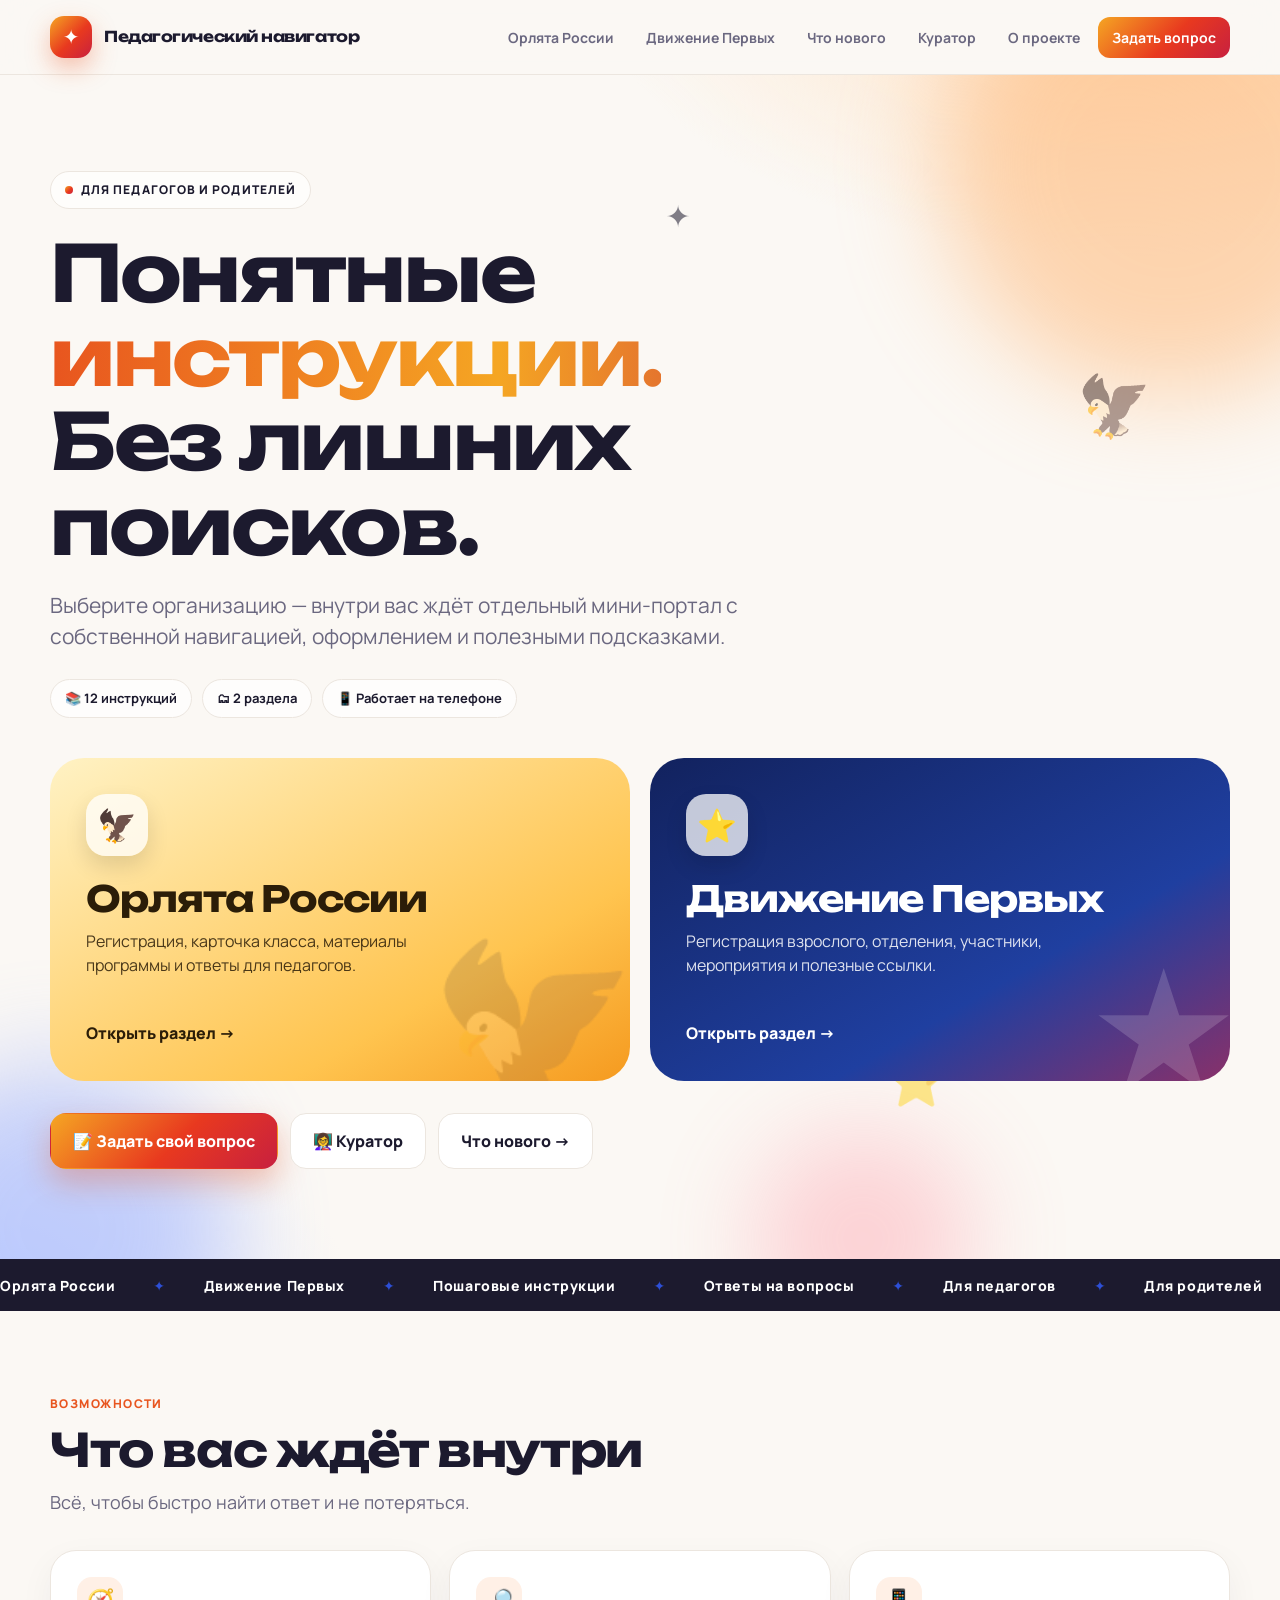
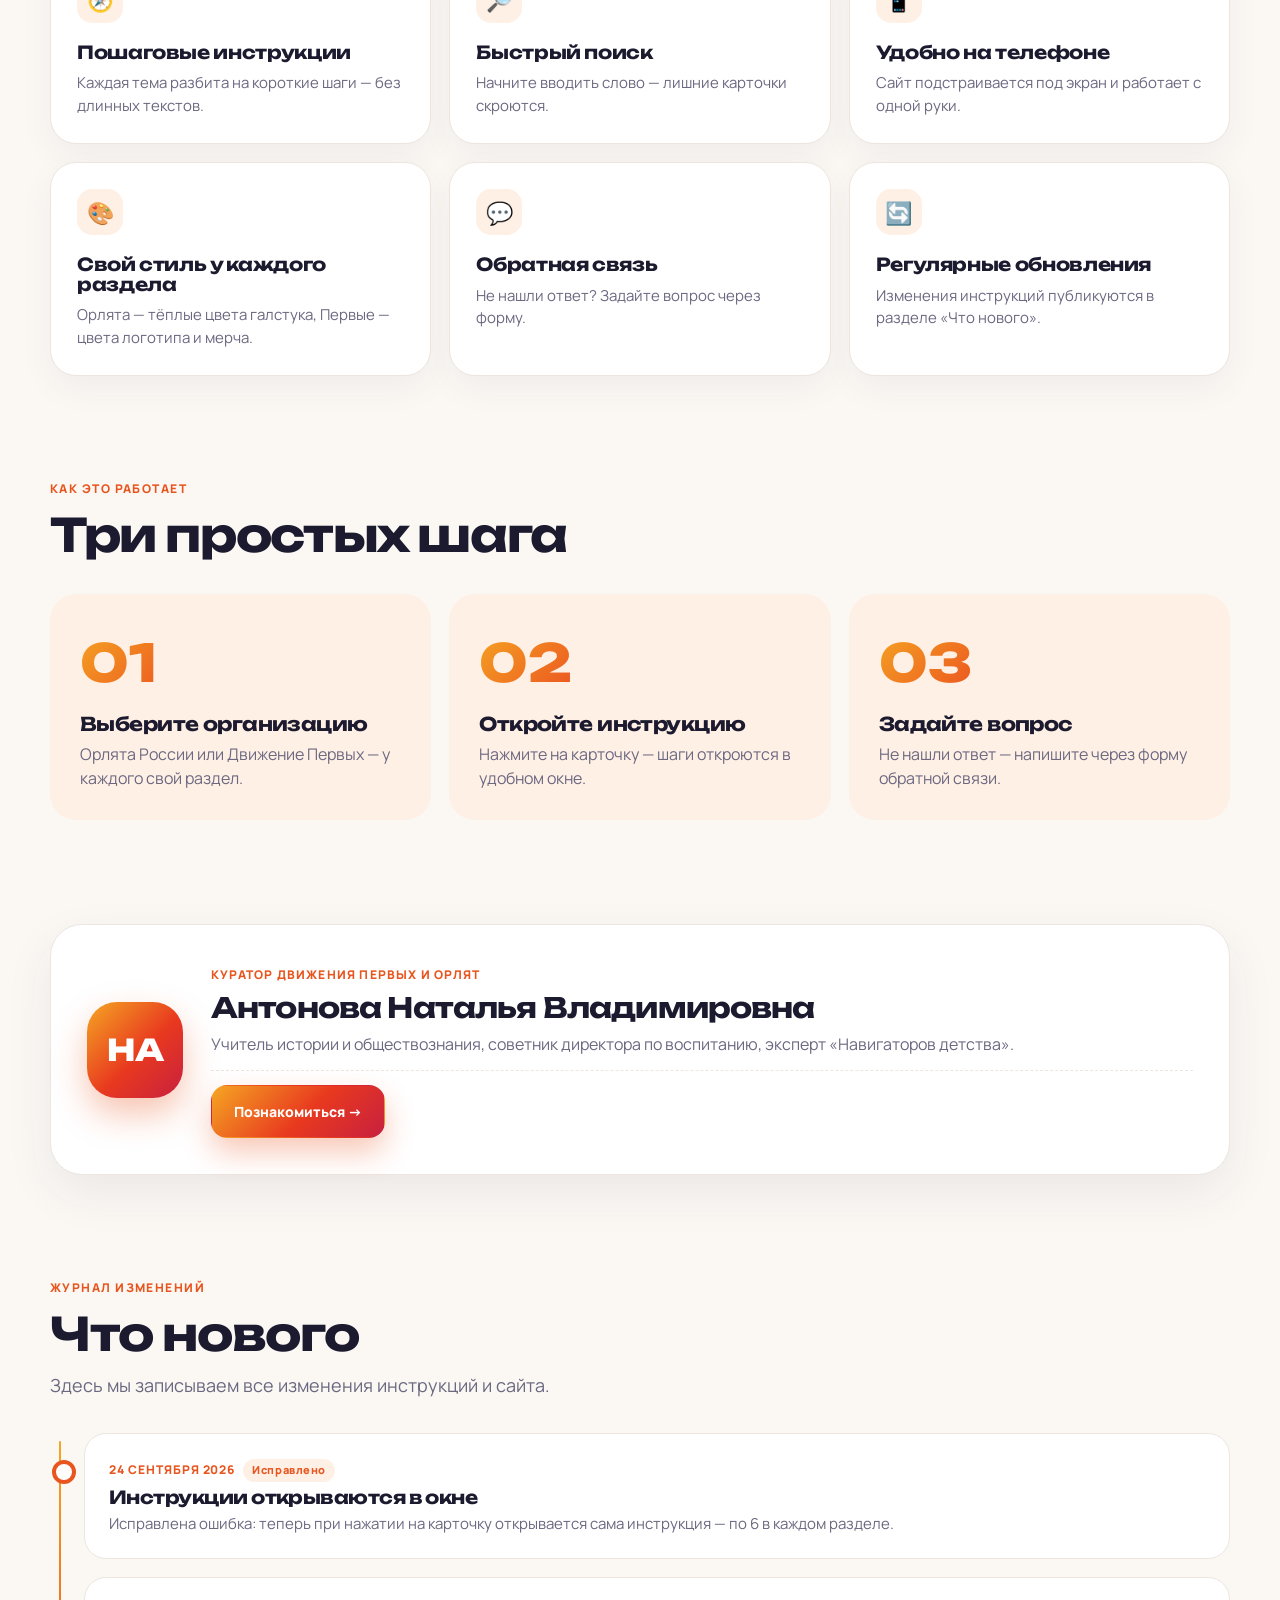
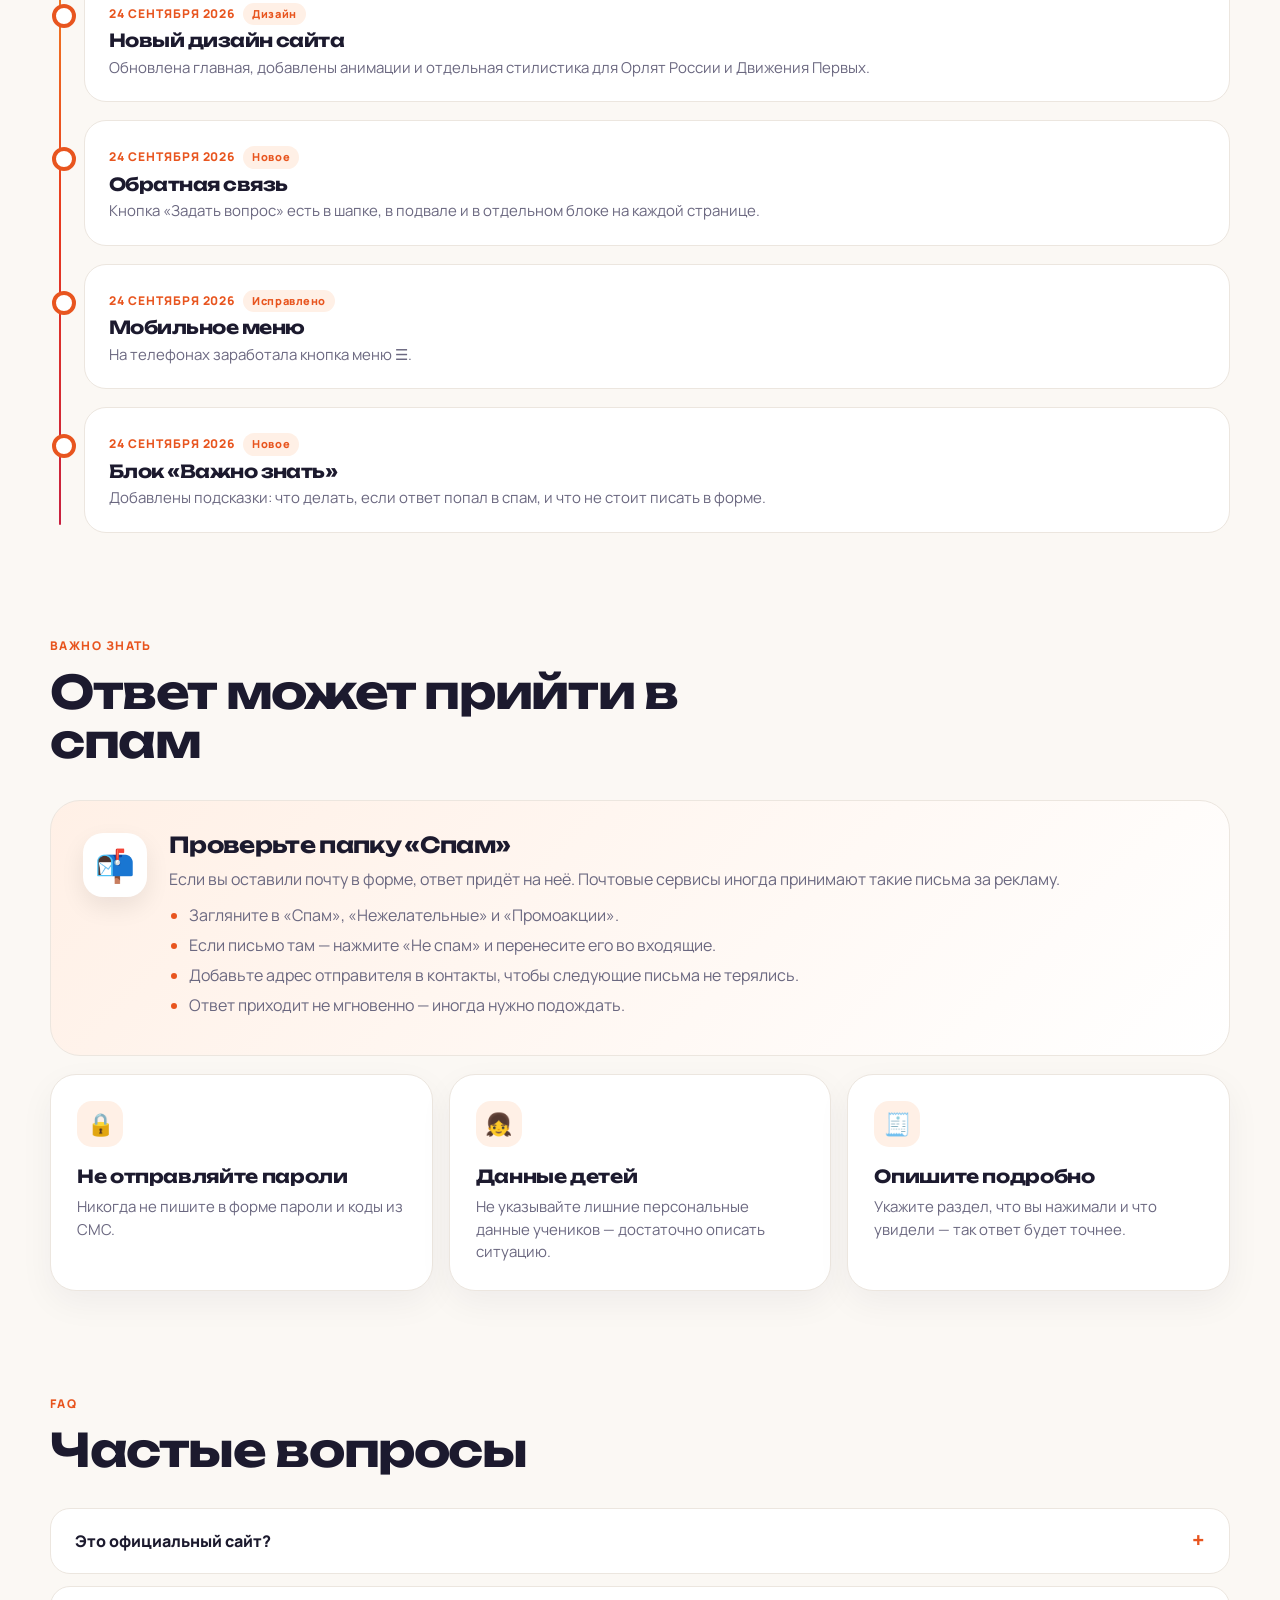
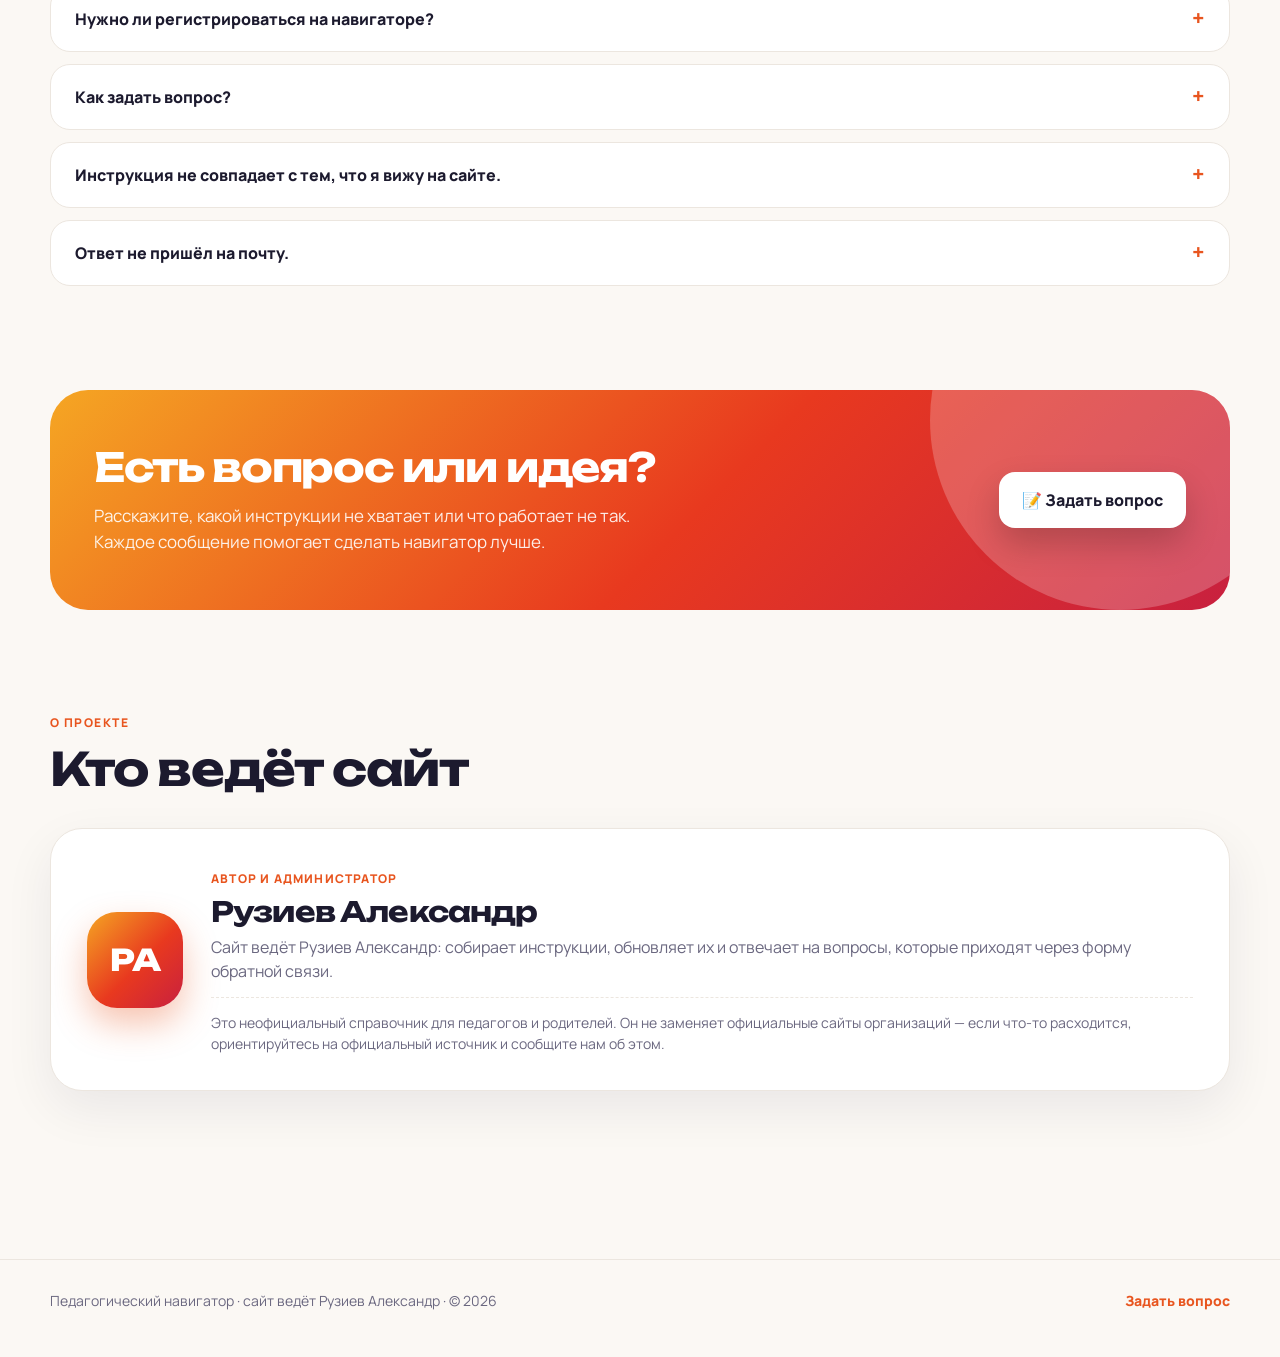
<file: index.html>
<!doctype html><html lang="ru"><head><meta charset="utf-8"><meta name="viewport" content="width=device-width,initial-scale=1"><meta name="description" content="Педагогический навигатор — понятные инструкции для педагогов и родителей по Орлятам России и Движению Первых."><title>Педагогический навигатор</title><link rel="preconnect" href="https://fonts.googleapis.com"><link rel="preconnect" href="https://fonts.gstatic.com" crossorigin><link href="https://fonts.googleapis.com/css2?family=Manrope:wght@400;600;700;800&family=Unbounded:wght@500;700;800&display=swap" rel="stylesheet"><link rel="stylesheet" href="assets/style.css"></head><body class="theme-home"><header class="topbar"><div class="container nav"><a class="brand" href="./"><span class="brandmark">✦</span><span>Педагогический навигатор</span></a><nav class="navlinks"><a href="orlyata/">Орлята России</a><a href="pervye/">Движение Первых</a><a href="#news">Что нового</a><a href="kurator/">Куратор</a><a href="#about">О проекте</a><a class="cta" href="https://docs.google.com/forms/d/e/1FAIpQLScjpH6-99fADP17gzk8YCZTK8gjjQ48LbidWgB1qYzVU0Q72A/viewform?usp=publish-editor" target="_blank" rel="noopener">Задать вопрос</a></nav><button class="menu" aria-label="Меню">☰</button></div></header><main><section class="hero"><div class="orb a"></div><div class="orb b"></div><div class="orb c"></div><span class="deco" style="right:10%;top:24%;font-size:60px">🦅</span><span class="deco" style="right:26%;bottom:12%;animation-delay:-4s;font-size:50px">⭐</span><span class="deco" style="left:52%;top:10%;animation-delay:-7s;font-size:30px">✦</span><div class="container"><span class="eyebrow">Для педагогов и родителей</span><h1>Понятные <span class="grad-text">инструкции.</span><br>Без лишних поисков.</h1><p>Выберите организацию — внутри вас ждёт отдельный мини-портал с собственной навигацией, оформлением и полезными подсказками.</p><div class="chips"><span class="chip">📚 <b data-count="12">0</b> инструкций</span><span class="chip">🗂 <b data-count="2">0</b> раздела</span><span class="chip">📱 Работает на телефоне</span></div><div class="portal-grid"><a class="portal orl reveal" href="orlyata/"><span class="big">🦅</span><div><span class="badge">🦅</span><h2>Орлята России</h2><p>Регистрация, карточка класса, материалы программы и ответы для педагогов.</p></div><div class="arrow">Открыть раздел →</div></a><a class="portal per reveal" style="--d:1" href="pervye/"><span class="big">★</span><div><span class="badge">⭐</span><h2>Движение Первых</h2><p>Регистрация взрослого, отделения, участники, мероприятия и полезные ссылки.</p></div><div class="arrow">Открыть раздел →</div></a></div><div class="actions"><a class="btn btn-primary" href="https://docs.google.com/forms/d/e/1FAIpQLScjpH6-99fADP17gzk8YCZTK8gjjQ48LbidWgB1qYzVU0Q72A/viewform?usp=publish-editor" target="_blank" rel="noopener">📝 Задать свой вопрос</a><a class="btn btn-secondary" href="kurator/">👩‍🏫 Куратор</a><a class="btn btn-secondary" href="#news">Что нового →</a></div></div></section><div class="ticker"><div class="track"><span>Орлята России</span><span>Движение Первых</span><span>Пошаговые инструкции</span><span>Ответы на вопросы</span><span>Для педагогов</span><span>Для родителей</span><span>Обратная связь</span><span>Орлята России</span><span>Движение Первых</span><span>Пошаговые инструкции</span><span>Ответы на вопросы</span><span>Для педагогов</span><span>Для родителей</span><span>Обратная связь</span></div></div><section class="section"><div class="container"><div class="section-head reveal"><span class="kicker">Возможности</span><h2>Что вас ждёт внутри</h2><p>Всё, чтобы быстро найти ответ и не потеряться.</p></div><div class="grid"><div class="feature reveal" style="--d:0"><div class="ico">🧭</div><h3>Пошаговые инструкции</h3><p>Каждая тема разбита на короткие шаги — без длинных текстов.</p></div><div class="feature reveal" style="--d:1"><div class="ico">🔎</div><h3>Быстрый поиск</h3><p>Начните вводить слово — лишние карточки скроются.</p></div><div class="feature reveal" style="--d:2"><div class="ico">📱</div><h3>Удобно на телефоне</h3><p>Сайт подстраивается под экран и работает с одной руки.</p></div><div class="feature reveal" style="--d:0"><div class="ico">🎨</div><h3>Свой стиль у каждого раздела</h3><p>Орлята — тёплые цвета галстука, Первые — цвета логотипа и мерча.</p></div><div class="feature reveal" style="--d:1"><div class="ico">💬</div><h3>Обратная связь</h3><p>Не нашли ответ? Задайте вопрос через форму.</p></div><div class="feature reveal" style="--d:2"><div class="ico">🔄</div><h3>Регулярные обновления</h3><p>Изменения инструкций публикуются в разделе «Что нового».</p></div></div></div></section><section class="section"><div class="container"><div class="section-head reveal"><span class="kicker">Как это работает</span><h2>Три простых шага</h2></div><div class="steps"><div class="step reveal"><h3>Выберите организацию</h3><p>Орлята России или Движение Первых — у каждого свой раздел.</p></div><div class="step reveal" style="--d:1"><h3>Откройте инструкцию</h3><p>Нажмите на карточку — шаги откроются в удобном окне.</p></div><div class="step reveal" style="--d:2"><h3>Задайте вопрос</h3><p>Не нашли ответ — напишите через форму обратной связи.</p></div></div></div></section><section class="section"><div class="container"><div class="about reveal"><div class="avatar">НА</div><div><small>Куратор Движения Первых и Орлят</small><h3>Антонова Наталья Владимировна</h3><p>Учитель истории и обществознания, советник директора по воспитанию, эксперт «Навигаторов детства».</p><p class="disc"><a class="btn btn-primary" href="kurator/" style="color:var(--on)">Познакомиться →</a></p></div></div></div></section><section class="section" id="news"><div class="container"><div class="section-head reveal"><span class="kicker">Журнал изменений</span><h2>Что нового</h2><p>Здесь мы записываем все изменения инструкций и сайта.</p></div><div class="timeline"><div class="tl reveal" style="--d:0"><time>24 сентября 2026</time><span class=tag>Исправлено</span><h3>Инструкции открываются в окне</h3><p>Исправлена ошибка: теперь при нажатии на карточку открывается сама инструкция — по 6 в каждом разделе.</p></div><div class="tl reveal" style="--d:1"><time>24 сентября 2026</time><span class=tag>Дизайн</span><h3>Новый дизайн сайта</h3><p>Обновлена главная, добавлены анимации и отдельная стилистика для Орлят России и Движения Первых.</p></div><div class="tl reveal" style="--d:2"><time>24 сентября 2026</time><span class=tag>Новое</span><h3>Обратная связь</h3><p>Кнопка «Задать вопрос» есть в шапке, в подвале и в отдельном блоке на каждой странице.</p></div><div class="tl reveal" style="--d:3"><time>24 сентября 2026</time><span class=tag>Исправлено</span><h3>Мобильное меню</h3><p>На телефонах заработала кнопка меню ☰.</p></div><div class="tl reveal" style="--d:4"><time>24 сентября 2026</time><span class=tag>Новое</span><h3>Блок «Важно знать»</h3><p>Добавлены подсказки: что делать, если ответ попал в спам, и что не стоит писать в форме.</p></div></div></div></section><section class="section" id="important"><div class="container"><div class="section-head reveal"><span class="kicker">Важно знать</span><h2>Ответ может прийти в спам</h2></div><div class="notice reveal"><div class="ico">📬</div><div><h3>Проверьте папку «Спам»</h3><p>Если вы оставили почту в форме, ответ придёт на неё. Почтовые сервисы иногда принимают такие письма за рекламу.</p><ul><li>Загляните в «Спам», «Нежелательные» и «Промоакции».</li><li>Если письмо там — нажмите «Не спам» и перенесите его во входящие.</li><li>Добавьте адрес отправителя в контакты, чтобы следующие письма не терялись.</li><li>Ответ приходит не мгновенно — иногда нужно подождать.</li></ul></div></div><div class="tips"><div class="feature reveal" style="--d:1"><div class="ico">🔒</div><h3>Не отправляйте пароли</h3><p>Никогда не пишите в форме пароли и коды из СМС.</p></div><div class="feature reveal" style="--d:2"><div class="ico">👧</div><h3>Данные детей</h3><p>Не указывайте лишние персональные данные учеников — достаточно описать ситуацию.</p></div><div class="feature reveal" style="--d:3"><div class="ico">🧾</div><h3>Опишите подробно</h3><p>Укажите раздел, что вы нажимали и что увидели — так ответ будет точнее.</p></div></div></div></section><section class="section" id="faq"><div class="container"><div class="section-head reveal"><span class="kicker">FAQ</span><h2>Частые вопросы</h2></div><div class="faq"><details class="reveal" style="--d:0"><summary>Это официальный сайт?</summary><p>Нет. Это неофициальный справочник для педагогов. Актуальные правила всегда смотрите на официальных сайтах Движения Первых и Орлят России.</p></details><details class="reveal" style="--d:1"><summary>Нужно ли регистрироваться на навигаторе?</summary><p>Нет. Сайт открыт: выбирайте раздел и читайте инструкции.</p></details><details class="reveal" style="--d:2"><summary>Как задать вопрос?</summary><p>Нажмите «Задать вопрос» в шапке или внизу страницы, укажите ФИО, раздел и опишите проблему.</p></details><details class="reveal" style="--d:3"><summary>Инструкция не совпадает с тем, что я вижу на сайте.</summary><p>Интерфейсы меняются. Ориентируйтесь на смысл шагов и сообщите нам через форму — мы обновим инструкцию.</p></details><details class="reveal" style="--d:4"><summary>Ответ не пришёл на почту.</summary><p>Проверьте папки «Спам» и «Нежелательные», добавьте отправителя в контакты и подождите — ответ приходит не мгновенно.</p></details></div></div></section><section class="section"><div class="container"><div class="cta-band reveal"><div><h2>Есть вопрос или идея?</h2><p>Расскажите, какой инструкции не хватает или что работает не так. Каждое сообщение помогает сделать навигатор лучше.</p></div><a class="btn" href="https://docs.google.com/forms/d/e/1FAIpQLScjpH6-99fADP17gzk8YCZTK8gjjQ48LbidWgB1qYzVU0Q72A/viewform?usp=publish-editor" target="_blank" rel="noopener">📝 Задать вопрос</a></div></div></section><section class="section" id="about"><div class="container"><div class="section-head reveal"><span class="kicker">О проекте</span><h2>Кто ведёт сайт</h2></div><div class="about reveal"><div class="avatar">РА</div><div><small>Автор и администратор</small><h3>Рузиев Александр</h3><p>Сайт ведёт Рузиев Александр: собирает инструкции, обновляет их и отвечает на вопросы, которые приходят через форму обратной связи.</p><p class="disc">Это неофициальный справочник для педагогов и родителей. Он не заменяет официальные сайты организаций — если что-то расходится, ориентируйтесь на официальный источник и сообщите нам об этом.</p></div></div></div></section></main><footer class="footer"><div class="container footerrow"><span>Педагогический навигатор · сайт ведёт Рузиев Александр · © 2026</span><a href="https://docs.google.com/forms/d/e/1FAIpQLScjpH6-99fADP17gzk8YCZTK8gjjQ48LbidWgB1qYzVU0Q72A/viewform?usp=publish-editor" target="_blank" rel="noopener">Задать вопрос</a></div></footer><script src="assets/app.js"></script></body></html>
</file>
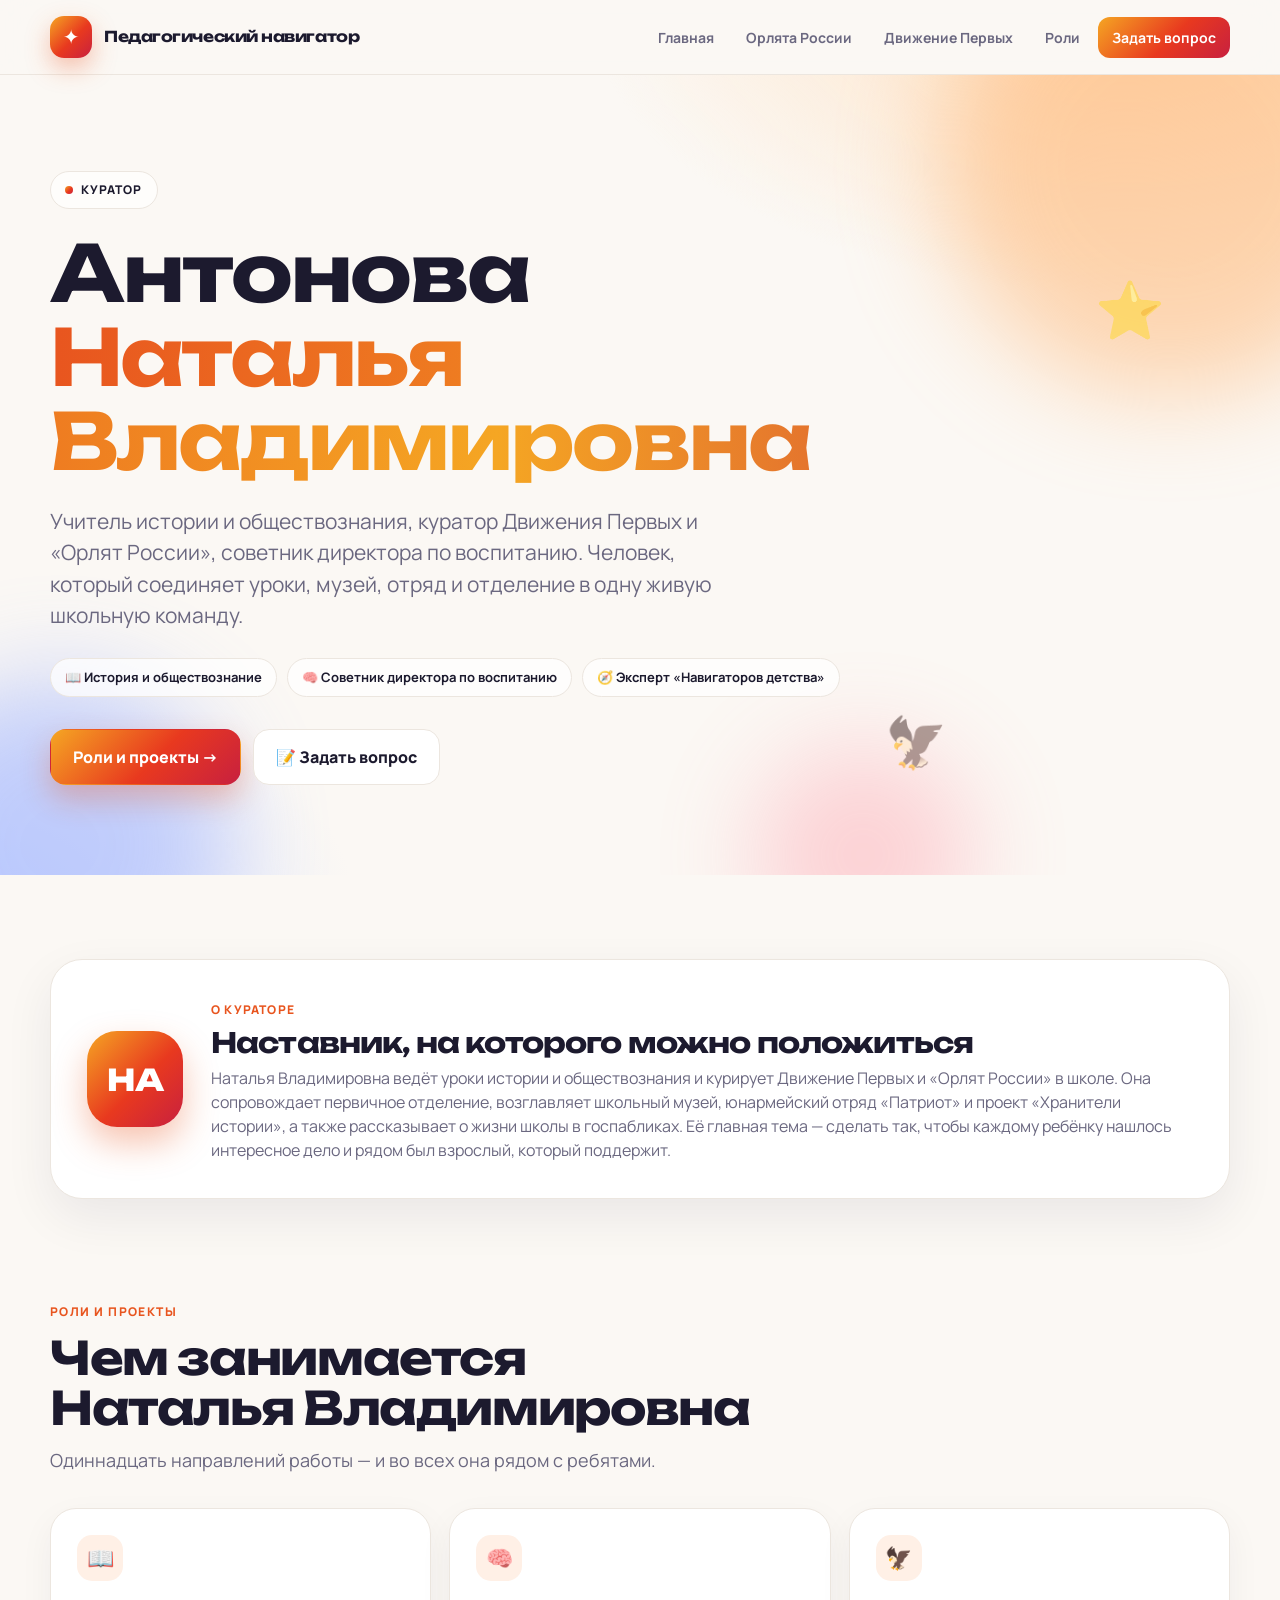
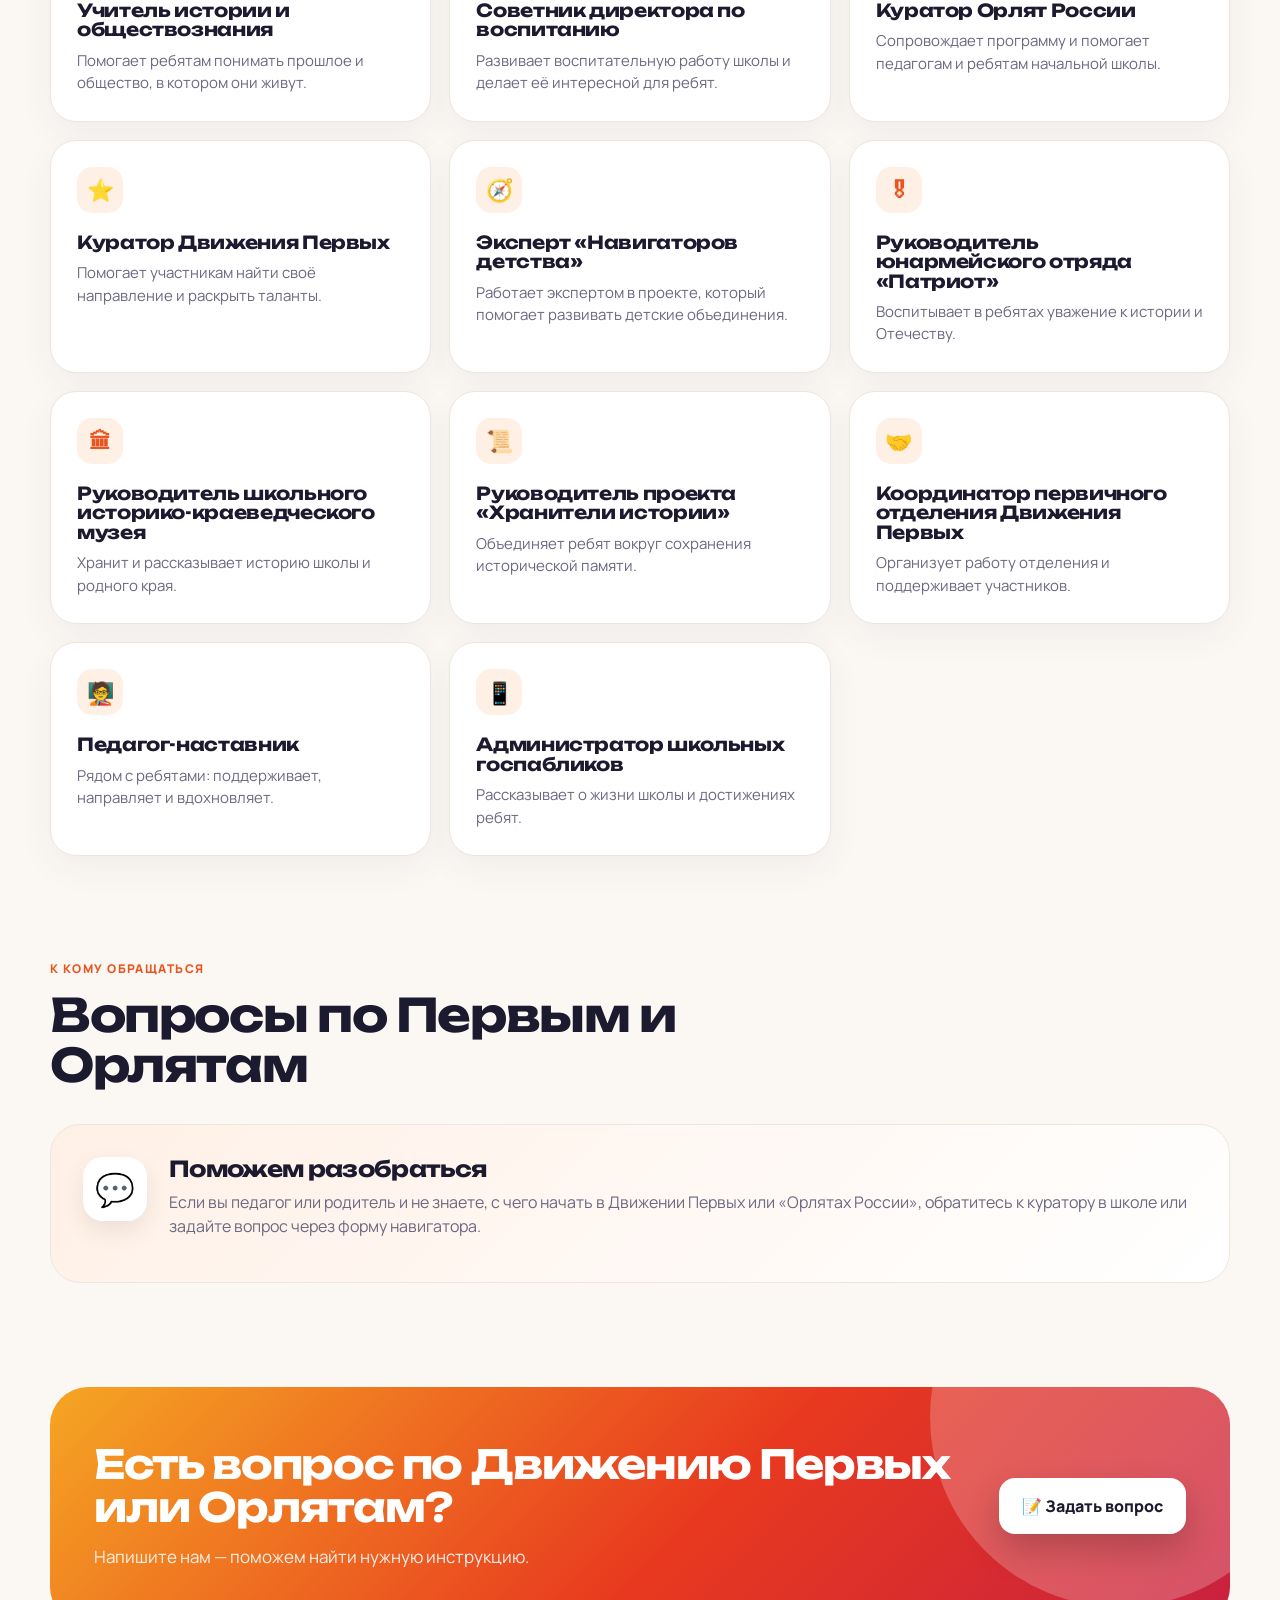
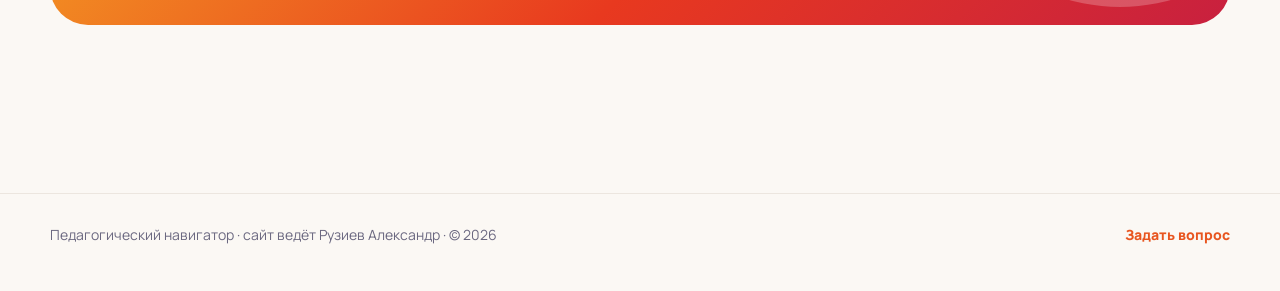
<file: kurator/index.html>
<!doctype html><html lang="ru"><head><meta charset="utf-8"><meta name="viewport" content="width=device-width,initial-scale=1"><meta name="description" content="Куратор Движения Первых и Орлят России — Антонова Наталья Владимировна."><title>Куратор — Антонова Наталья Владимировна</title><link rel="preconnect" href="https://fonts.googleapis.com"><link rel="preconnect" href="https://fonts.gstatic.com" crossorigin><link href="https://fonts.googleapis.com/css2?family=Manrope:wght@400;600;700;800&family=Unbounded:wght@500;700;800&display=swap" rel="stylesheet"><link rel="stylesheet" href="../assets/style.css"></head><body class="theme-home"><header class="topbar"><div class="container nav"><a class="brand" href="../"><span class="brandmark">✦</span><span>Педагогический навигатор</span></a><nav class="navlinks"><a href="../">Главная</a><a href="../orlyata/">Орлята России</a><a href="../pervye/">Движение Первых</a><a href="#roles">Роли</a><a class="cta" href="https://docs.google.com/forms/d/e/1FAIpQLScjpH6-99fADP17gzk8YCZTK8gjjQ48LbidWgB1qYzVU0Q72A/viewform?usp=publish-editor" target="_blank" rel="noopener">Задать вопрос</a></nav><button class="menu" aria-label="Меню">☰</button></div></header><main><section class="hero"><div class="orb a"></div><div class="orb b"></div><div class="orb c"></div><span class="deco" style="right:9%;top:24%;font-size:56px">⭐</span><span class="deco" style="right:26%;bottom:12%;animation-delay:-4s;font-size:50px">🦅</span><div class="container"><span class="eyebrow">Куратор</span><h1>Антонова<br><span class="grad-text">Наталья Владимировна</span></h1><p>Учитель истории и обществознания, куратор Движения Первых и «Орлят России», советник директора по воспитанию. Человек, который соединяет уроки, музей, отряд и отделение в одну живую школьную команду.</p><div class="chips"><span class="chip">📖 История и обществознание</span><span class="chip">🧠 Советник директора по воспитанию</span><span class="chip">🧭 Эксперт «Навигаторов детства»</span></div><div class="actions"><a class="btn btn-primary" href="#roles">Роли и проекты →</a><a class="btn btn-secondary" href="https://docs.google.com/forms/d/e/1FAIpQLScjpH6-99fADP17gzk8YCZTK8gjjQ48LbidWgB1qYzVU0Q72A/viewform?usp=publish-editor" target="_blank" rel="noopener">📝 Задать вопрос</a></div></div></section><section class="section"><div class="container"><div class="about reveal"><div class="avatar">НА</div><div><small>О кураторе</small><h3>Наставник, на которого можно положиться</h3><p>Наталья Владимировна ведёт уроки истории и обществознания и курирует Движение Первых и «Орлят России» в школе. Она сопровождает первичное отделение, возглавляет школьный музей, юнармейский отряд «Патриот» и проект «Хранители истории», а также рассказывает о жизни школы в госпабликах. Её главная тема — сделать так, чтобы каждому ребёнку нашлось интересное дело и рядом был взрослый, который поддержит.</p></div></div></div></section><section class="section" id="roles"><div class="container"><div class="section-head reveal"><span class="kicker">Роли и проекты</span><h2>Чем занимается Наталья Владимировна</h2><p>Одиннадцать направлений работы — и во всех она рядом с ребятами.</p></div><div class="grid"><div class="feature reveal" style="--d:0"><div class="ico">📖</div><h3>Учитель истории и обществознания</h3><p>Помогает ребятам понимать прошлое и общество, в котором они живут.</p></div><div class="feature reveal" style="--d:1"><div class="ico">🧠</div><h3>Советник директора по воспитанию</h3><p>Развивает воспитательную работу школы и делает её интересной для ребят.</p></div><div class="feature reveal" style="--d:2"><div class="ico">🦅</div><h3>Куратор Орлят России</h3><p>Сопровождает программу и помогает педагогам и ребятам начальной школы.</p></div><div class="feature reveal" style="--d:0"><div class="ico">⭐</div><h3>Куратор Движения Первых</h3><p>Помогает участникам найти своё направление и раскрыть таланты.</p></div><div class="feature reveal" style="--d:1"><div class="ico">🧭</div><h3>Эксперт «Навигаторов детства»</h3><p>Работает экспертом в проекте, который помогает развивать детские объединения.</p></div><div class="feature reveal" style="--d:2"><div class="ico">🎖</div><h3>Руководитель юнармейского отряда «Патриот»</h3><p>Воспитывает в ребятах уважение к истории и Отечеству.</p></div><div class="feature reveal" style="--d:0"><div class="ico">🏛</div><h3>Руководитель школьного историко-краеведческого музея</h3><p>Хранит и рассказывает историю школы и родного края.</p></div><div class="feature reveal" style="--d:1"><div class="ico">📜</div><h3>Руководитель проекта «Хранители истории»</h3><p>Объединяет ребят вокруг сохранения исторической памяти.</p></div><div class="feature reveal" style="--d:2"><div class="ico">🤝</div><h3>Координатор первичного отделения Движения Первых</h3><p>Организует работу отделения и поддерживает участников.</p></div><div class="feature reveal" style="--d:0"><div class="ico">🧑‍🏫</div><h3>Педагог-наставник</h3><p>Рядом с ребятами: поддерживает, направляет и вдохновляет.</p></div><div class="feature reveal" style="--d:1"><div class="ico">📱</div><h3>Администратор школьных госпабликов</h3><p>Рассказывает о жизни школы и достижениях ребят.</p></div></div></div></section><section class="section"><div class="container"><div class="section-head reveal"><span class="kicker">К кому обращаться</span><h2>Вопросы по Первым и Орлятам</h2></div><div class="notice reveal"><div class="ico">💬</div><div><h3>Поможем разобраться</h3><p>Если вы педагог или родитель и не знаете, с чего начать в Движении Первых или «Орлятах России», обратитесь к куратору в школе или задайте вопрос через форму навигатора.</p></div></div></div></section><section class="section"><div class="container"><div class="cta-band reveal"><div><h2>Есть вопрос по Движению Первых или Орлятам?</h2><p>Напишите нам — поможем найти нужную инструкцию.</p></div><a class="btn" href="https://docs.google.com/forms/d/e/1FAIpQLScjpH6-99fADP17gzk8YCZTK8gjjQ48LbidWgB1qYzVU0Q72A/viewform?usp=publish-editor" target="_blank" rel="noopener">📝 Задать вопрос</a></div></div></section></main><footer class="footer"><div class="container footerrow"><span>Педагогический навигатор · сайт ведёт Рузиев Александр · © 2026</span><a href="https://docs.google.com/forms/d/e/1FAIpQLScjpH6-99fADP17gzk8YCZTK8gjjQ48LbidWgB1qYzVU0Q72A/viewform?usp=publish-editor" target="_blank" rel="noopener">Задать вопрос</a></div></footer><script src="../assets/app.js"></script></body></html>
</file>
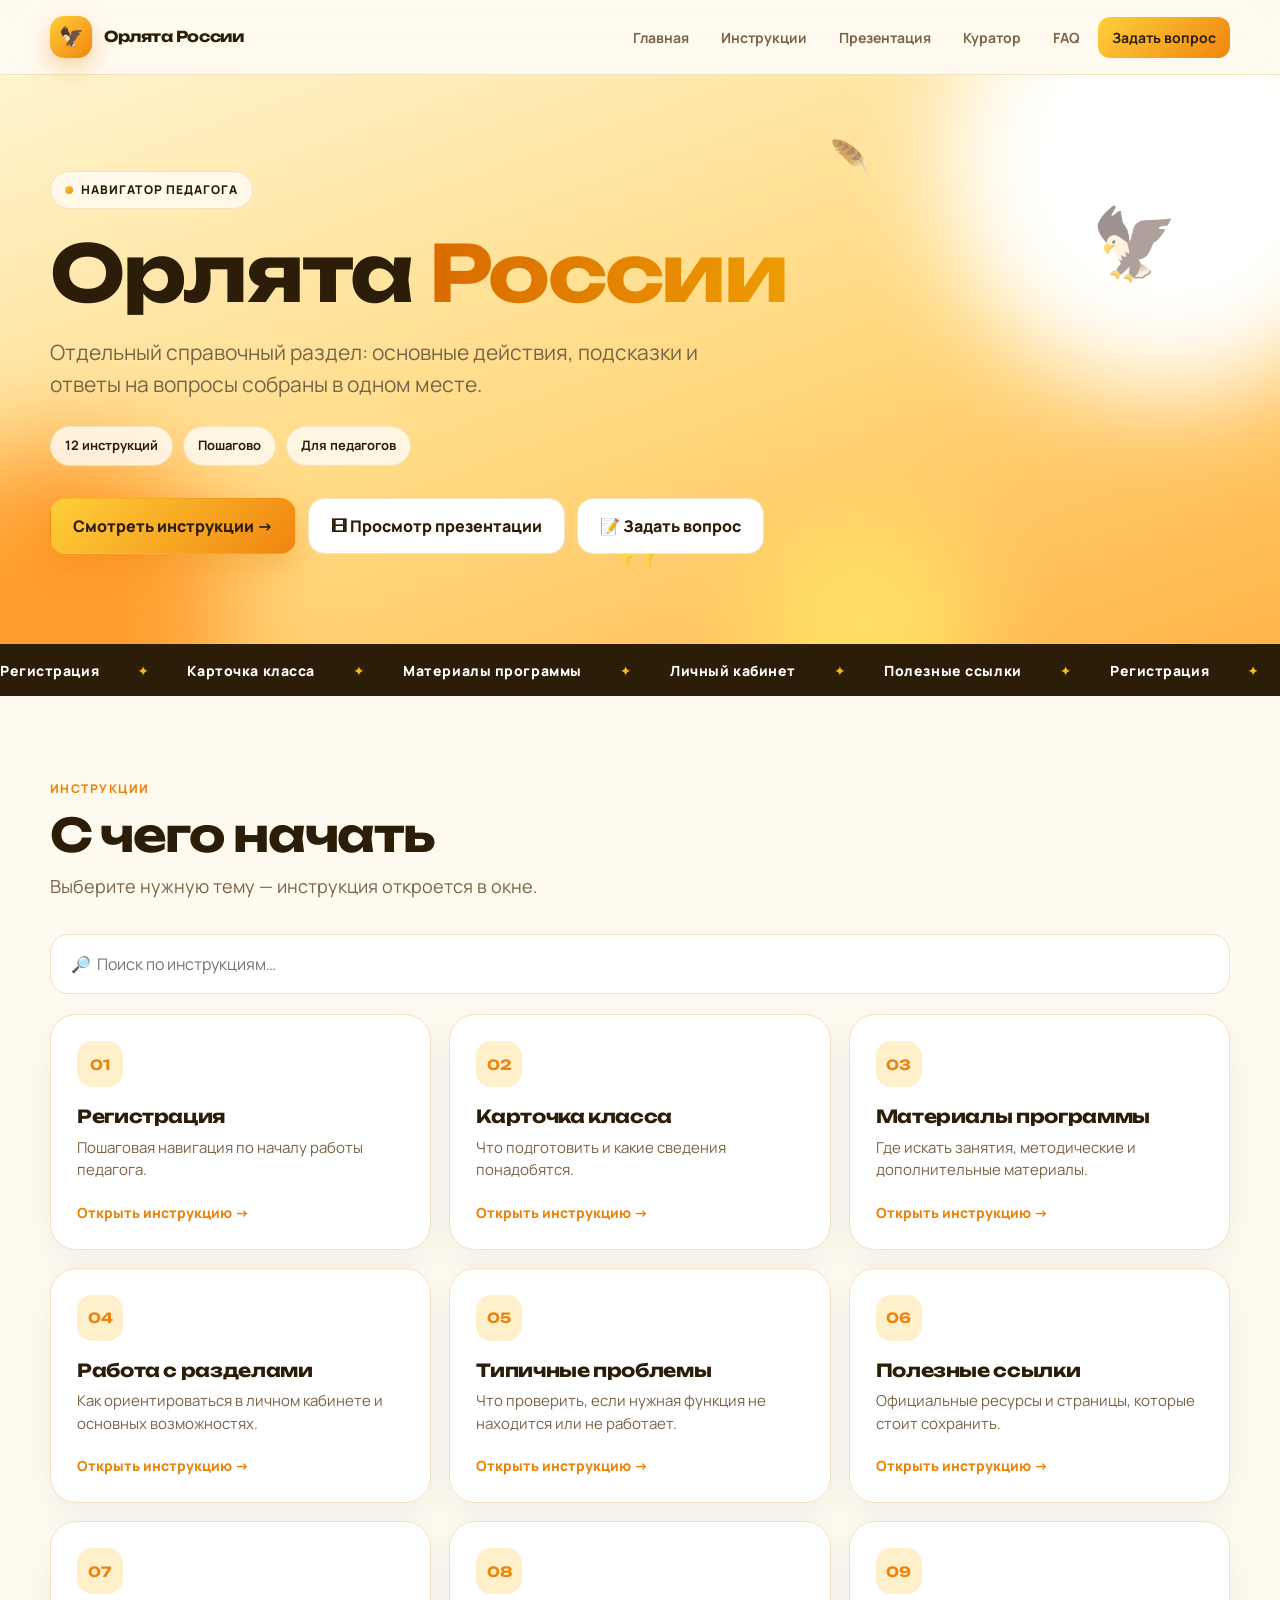
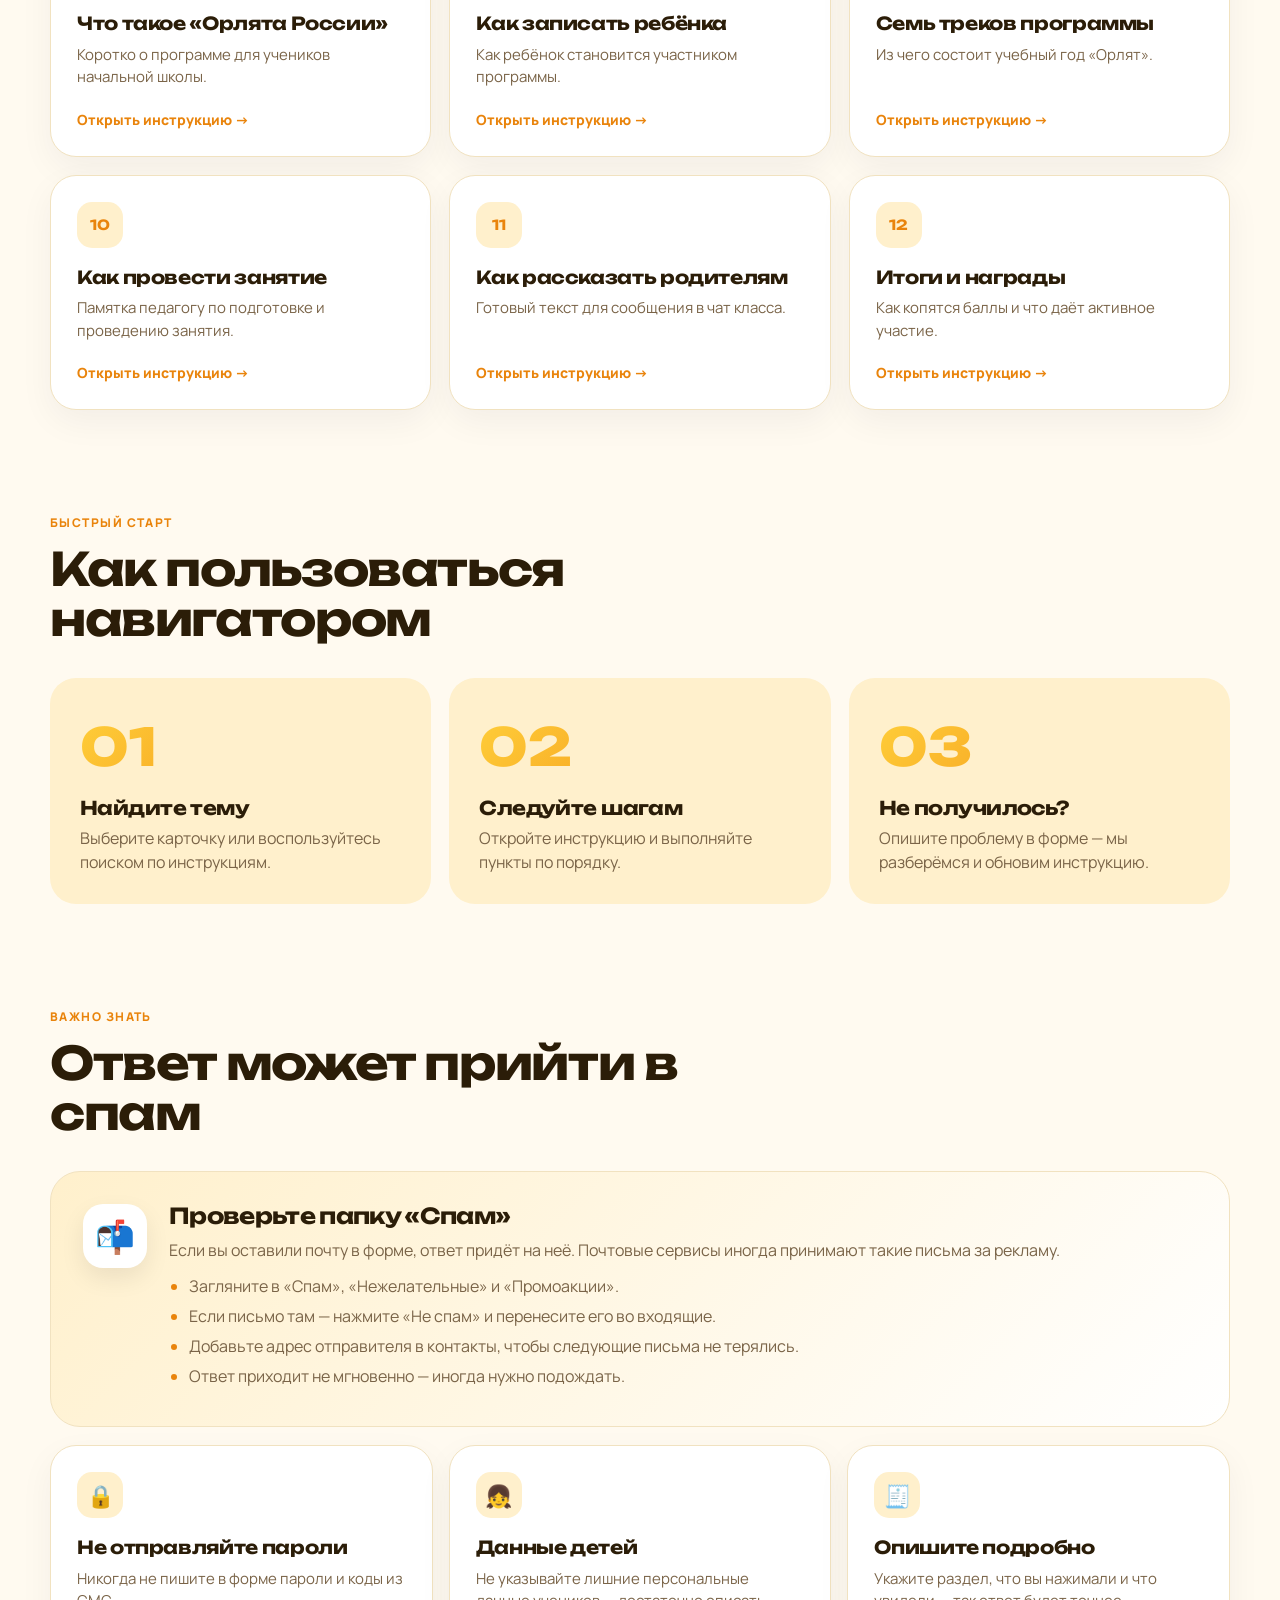
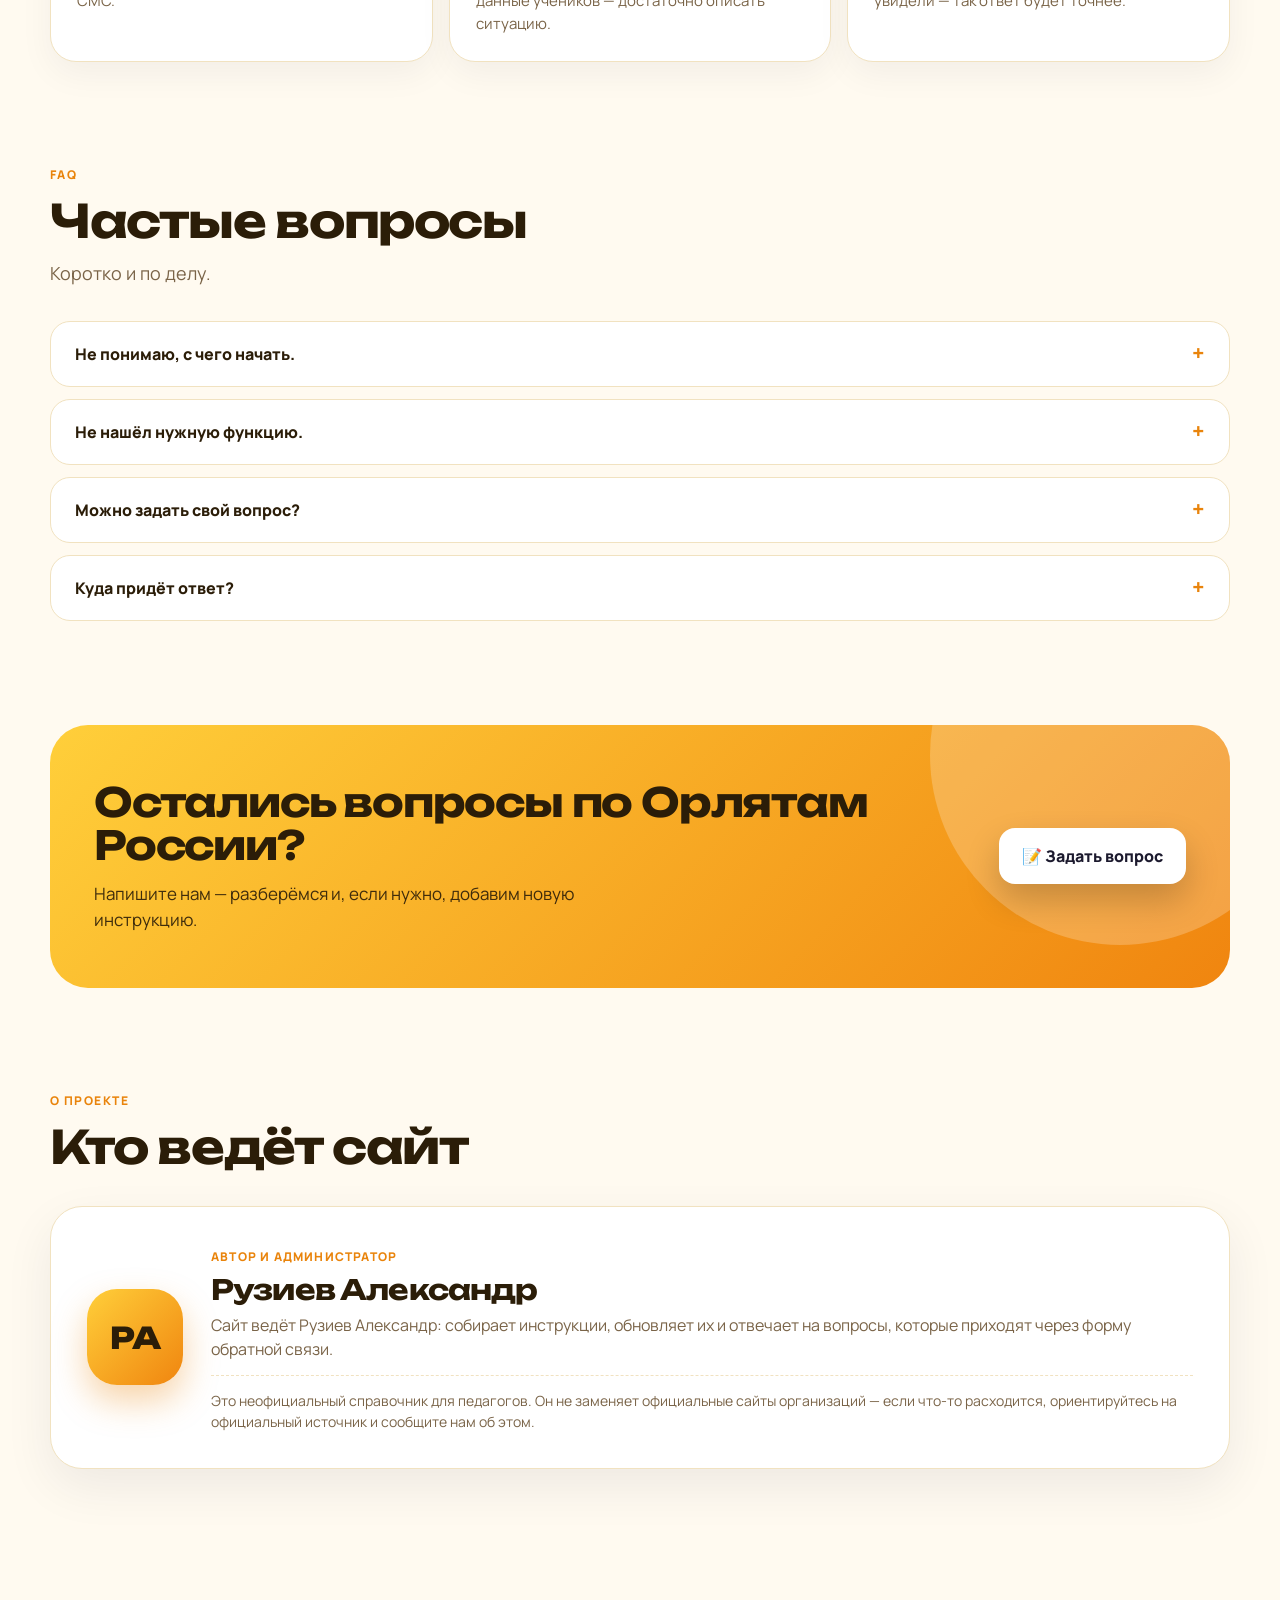
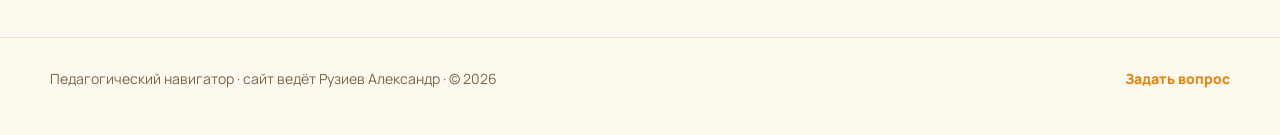
<file: orlyata/index.html>
<!doctype html><html lang="ru"><head><meta charset="utf-8"><meta name="viewport" content="width=device-width,initial-scale=1"><meta name="description" content="Отдельный справочный раздел: основные действия, подсказки и ответы на вопросы собраны в одном месте."><title>Орлята России — Педагогический навигатор</title><link rel="preconnect" href="https://fonts.googleapis.com"><link rel="preconnect" href="https://fonts.gstatic.com" crossorigin><link href="https://fonts.googleapis.com/css2?family=Manrope:wght@400;600;700;800&family=Unbounded:wght@500;700;800&display=swap" rel="stylesheet"><link rel="stylesheet" href="../assets/style.css"></head><body class="theme-orl"><header class="topbar"><div class="container nav"><a class="brand" href="../"><span class="brandmark">🦅</span><span>Орлята России</span></a><nav class="navlinks"><a href="../">Главная</a><a href="#instructions">Инструкции</a><a href="../presentation-orlyata/">Презентация</a><a href="../kurator/">Куратор</a><a href="#faq">FAQ</a><a class="cta" href="https://docs.google.com/forms/d/e/1FAIpQLScjpH6-99fADP17gzk8YCZTK8gjjQ48LbidWgB1qYzVU0Q72A/viewform?usp=publish-editor" target="_blank" rel="noopener">Задать вопрос</a></nav><button class="menu" aria-label="Меню">☰</button></div></header><main><section class="hero"><div class="orb a"></div><div class="orb b"></div><div class="orb c"></div><span class="deco" style="right:8%;top:20%;font-size:70px">🦅</span><span class="deco" style="left:48%;bottom:12%;animation-delay:-3s">✨</span><span class="deco" style="right:32%;top:10%;font-size:32px;animation-delay:-6s">🪶</span><div class="container"><span class="eyebrow">Навигатор педагога</span><h1>Орлята <span class="grad-text">России</span></h1><p>Отдельный справочный раздел: основные действия, подсказки и ответы на вопросы собраны в одном месте.</p><div class="chips"><span class="chip">12 инструкций</span><span class="chip">Пошагово</span><span class="chip">Для педагогов</span></div><div class="actions"><a class="btn btn-primary" href="#instructions">Смотреть инструкции →</a><a class="btn btn-secondary" href="../presentation-orlyata/">🎞 Просмотр презентации</a><a class="btn btn-secondary" href="https://docs.google.com/forms/d/e/1FAIpQLScjpH6-99fADP17gzk8YCZTK8gjjQ48LbidWgB1qYzVU0Q72A/viewform?usp=publish-editor" target="_blank" rel="noopener">📝 Задать вопрос</a></div></div></section><div class="ticker"><div class="track"><span>Регистрация</span><span>Карточка класса</span><span>Материалы программы</span><span>Личный кабинет</span><span>Полезные ссылки</span><span>Регистрация</span><span>Карточка класса</span><span>Материалы программы</span><span>Личный кабинет</span><span>Полезные ссылки</span></div></div><section class="section" id="instructions"><div class="container"><div class="section-head reveal"><span class="kicker">Инструкции</span><h2>С чего начать</h2><p>Выберите нужную тему — инструкция откроется в окне.</p></div><input class="searchbox" data-search placeholder="🔎  Поиск по инструкциям…"><div class="grid"><article class="card reveal" style="--d:0" data-card data-open tabindex="0" role="button" aria-haspopup="dialog"><div class="num">01</div><h3>Регистрация</h3><p>Пошаговая навигация по началу работы педагога.</p><span class="card-more">Открыть инструкцию <i>→</i></span><div class="instr" hidden><p>Чтобы начать работать с программой, нужен личный кабинет педагога.</p><ol><li>Откройте официальный сайт программы: <a href="https://orlyatarussia.ru" target="_blank" rel="noopener">orlyatarussia.ru</a>.</li><li>Выберите вход или регистрацию для педагога.</li><li>Заполните обязательные поля (они отмечены *).</li><li>Подтвердите почту или телефон, если система попросит.</li><li>Войдите в кабинет и проверьте профиль.</li></ol><p class="tip">💡 Названия кнопок на сайте могут меняться — ориентируйтесь на смысл шага.</p></div></article>
<article class="card reveal" style="--d:1" data-card data-open tabindex="0" role="button" aria-haspopup="dialog"><div class="num">02</div><h3>Карточка класса</h3><p>Что подготовить и какие сведения понадобятся.</p><span class="card-more">Открыть инструкцию <i>→</i></span><div class="instr" hidden><p>Заранее соберите данные — так карточка заполнится за пару минут.</p><ol><li>Подготовьте номер или название школы, класс и количество детей.</li><li>Проверьте свои ФИО и контактные данные.</li><li>Заполните карточку класса в личном кабинете.</li><li>Перечитайте введённые сведения и сохраните.</li></ol></div></article>
<article class="card reveal" style="--d:2" data-card data-open tabindex="0" role="button" aria-haspopup="dialog"><div class="num">03</div><h3>Материалы программы</h3><p>Где искать занятия, методические и дополнительные материалы.</p><span class="card-more">Открыть инструкцию <i>→</i></span><div class="instr" hidden><p>Материалы обычно собраны в отдельном разделе кабинета или на сайте программы.</p><ol><li>Откройте раздел с материалами.</li><li>Выберите нужный этап программы или тему занятия.</li><li>Откройте методические рекомендации и дополнительные материалы.</li><li>Сохраните нужные файлы, чтобы не искать их снова.</li></ol></div></article>
<article class="card reveal" style="--d:0" data-card data-open tabindex="0" role="button" aria-haspopup="dialog"><div class="num">04</div><h3>Работа с разделами</h3><p>Как ориентироваться в личном кабинете и основных возможностях.</p><span class="card-more">Открыть инструкцию <i>→</i></span><div class="instr" hidden><p>Быстрый обзор того, как устроен личный кабинет.</p><ol><li>Откройте главное меню кабинета и посмотрите, какие разделы доступны.</li><li>Начните с карточки класса и материалов — они нужны чаще всего.</li><li>Если раздела не видно, проверьте, что вы вошли как педагог.</li></ol></div></article>
<article class="card reveal" style="--d:1" data-card data-open tabindex="0" role="button" aria-haspopup="dialog"><div class="num">05</div><h3>Типичные проблемы</h3><p>Что проверить, если нужная функция не находится или не работает.</p><span class="card-more">Открыть инструкцию <i>→</i></span><div class="instr" hidden><p>Пройдитесь по списку сверху вниз — чаще всего проблема находится в первых трёх пунктах.</p><ol><li>Обновите страницу или откройте сайт в другом браузере.</li><li>Проверьте, что вы вошли под своей учётной записью и с нужной ролью (педагог / взрослый).</li><li>Убедитесь, что все обязательные поля заполнены — они отмечены звёздочкой *.</li><li>Проверьте сроки: возможность или приём заявок может быть уже закрыт.</li><li>Если ничего не помогло — опишите проблему через форму «Задать вопрос».</li></ol><p class="tip">💡 В вопросе укажите ФИО, раздел и что именно вы нажимали — так ответ придёт быстрее.</p></div></article>
<article class="card reveal" style="--d:2" data-card data-open tabindex="0" role="button" aria-haspopup="dialog"><div class="num">06</div><h3>Полезные ссылки</h3><p>Официальные ресурсы и страницы, которые стоит сохранить.</p><span class="card-more">Открыть инструкцию <i>→</i></span><div class="instr" hidden><p>Сохраните эти ссылки в закладки:</p><ul><li><a href="https://orlyatarussia.ru" target="_blank" rel="noopener">Официальный сайт «Орлята России»</a></li><li><a href="https://docs.google.com/forms/d/e/1FAIpQLScjpH6-99fADP17gzk8YCZTK8gjjQ48LbidWgB1qYzVU0Q72A/viewform?usp=publish-editor" target="_blank" rel="noopener">Форма «Задать вопрос»</a></li></ul><p class="tip">💡 Если ссылка не открывается — сообщите нам через форму, мы обновим её.</p></div></article>
<article class="card reveal" style="--d:0" data-card data-open tabindex="0" role="button" aria-haspopup="dialog"><div class="num">07</div><h3>Что такое «Орлята России»</h3><p>Коротко о программе для учеников начальной школы.</p><span class="card-more">Открыть инструкцию <i>→</i></span><div class="instr" hidden><p>«Орлята России» — программа для учеников 1–4 классов, которая помогает развивать дружбу, инициативу и ответственность.</p><ol><li>Программа рассчитана на 1–4 классы.</li><li>В течение года класс проходит семь треков: Лидер, Эрудит, Мастер, Доброволец, Спортсмен, Эколог и Хранитель исторической памяти.</li><li>Занятия ведёт педагог вместе с ребятами.</li><li>За участие копятся баллы — по итогам можно попасть на награды и в лагеря (условия уточняйте).</li></ol></div></article>
<article class="card reveal" style="--d:1" data-card data-open tabindex="0" role="button" aria-haspopup="dialog"><div class="num">08</div><h3>Как записать ребёнка</h3><p>Как ребёнок становится участником программы.</p><span class="card-more">Открыть инструкцию <i>→</i></span><div class="instr" hidden><p>Обычно ребёнок участвует в программе вместе со своим классом.</p><ol><li>Узнайте у классного руководителя, участвует ли класс в «Орлятах России».</li><li>Если участвует — ребёнка включает в список педагог, который ведёт программу.</li><li>Родителям могут понадобиться согласие на участие и данные ребёнка — уточните в школе.</li><li>Если класс пока не участвует — попросите педагога рассмотреть подключение.</li></ol><p class="tip">💡 Порядок может отличаться в разных школах и регионах — ориентируйтесь на объяснения вашего педагога.</p></div></article>
<article class="card reveal" style="--d:2" data-card data-open tabindex="0" role="button" aria-haspopup="dialog"><div class="num">09</div><h3>Семь треков программы</h3><p>Из чего состоит учебный год «Орлят».</p><span class="card-more">Открыть инструкцию <i>→</i></span><div class="instr" hidden><p>Каждый трек — это цикл занятий со своей темой.</p><ul><li><b>Орлёнок — Лидер</b>: дружба и команда, знакомство и сплочение класса.</li><li><b>Орлёнок — Эрудит</b>: интересные задания и игры на кругозор.</li><li><b>Орлёнок — Мастер</b>: знакомство с мастерами своего дела, творческие представления.</li><li><b>Орлёнок — Доброволец</b>: добрые дела и помощь другим.</li><li><b>Орлёнок — Спортсмен</b>: движение, спорт и здоровые привычки.</li><li><b>Орлёнок — Эколог</b>: забота о природе.</li><li><b>Орлёнок — Хранитель исторической памяти</b>: знакомство с историей страны и семьи.</li></ul></div></article>
<article class="card reveal" style="--d:0" data-card data-open tabindex="0" role="button" aria-haspopup="dialog"><div class="num">10</div><h3>Как провести занятие</h3><p>Памятка педагогу по подготовке и проведению занятия.</p><span class="card-more">Открыть инструкцию <i>→</i></span><div class="instr" hidden><ol><li>Заранее прочитайте методические материалы к занятию нужного трека.</li><li>Подготовьте нужные материалы и место для проведения.</li><li>Проведите занятие вместе с ребятами: слушайте и поддерживайте инициативу детей.</li><li>Подведите итог: что получилось и что узнали.</li><li>Сохраните фото и результаты — они пригодятся для отчёта и рассказа родителям.</li></ol></div></article>
<article class="card reveal" style="--d:1" data-card data-open tabindex="0" role="button" aria-haspopup="dialog"><div class="num">11</div><h3>Как рассказать родителям</h3><p>Готовый текст для сообщения в чат класса.</p><span class="card-more">Открыть инструкцию <i>→</i></span><div class="instr" hidden><p>Скопируйте и подставьте свои данные:</p><p style="padding:14px 16px;border-radius:14px;background:#f6f3ec;color:#2b1d08">Здравствуйте! Наш класс участвует в программе «Орлята России». В течение года ребята будут проходить интересные занятия, общаться и учиться работать в команде. Если у вас есть вопросы — пишите, с радостью отвечу.</p><p class="tip">💡 Добавьте в сообщение дату ближайшего занятия и фото — родителям это очень нравится.</p></div></article>
<article class="card reveal" style="--d:2" data-card data-open tabindex="0" role="button" aria-haspopup="dialog"><div class="num">12</div><h3>Итоги и награды</h3><p>Как копятся баллы и что даёт активное участие.</p><span class="card-more">Открыть инструкцию <i>→</i></span><div class="instr" hidden><p>Активность ребят в течение года отмечается баллами.</p><ol><li>Регулярно проводите занятия и фиксируйте участие.</li><li>Отмечайте достижения класса и отдельных ребят.</li><li>По итогам года на конкурсной основе ученики могут попасть в региональные лагеря, а четвероклассники — во всероссийские детские центры.</li><li>Условия конкурса зависят от года и региона — уточняйте актуальные правила.</li></ol></div></article></div></div></section><section class="section" id="steps"><div class="container"><div class="section-head reveal"><span class="kicker">Быстрый старт</span><h2>Как пользоваться навигатором</h2></div><div class="steps"><div class="step reveal"><h3>Найдите тему</h3><p>Выберите карточку или воспользуйтесь поиском по инструкциям.</p></div><div class="step reveal" style="--d:1"><h3>Следуйте шагам</h3><p>Откройте инструкцию и выполняйте пункты по порядку.</p></div><div class="step reveal" style="--d:2"><h3>Не получилось?</h3><p>Опишите проблему в форме — мы разберёмся и обновим инструкцию.</p></div></div></div></section><section class="section" id="important"><div class="container"><div class="section-head reveal"><span class="kicker">Важно знать</span><h2>Ответ может прийти в спам</h2></div><div class="notice reveal"><div class="ico">📬</div><div><h3>Проверьте папку «Спам»</h3><p>Если вы оставили почту в форме, ответ придёт на неё. Почтовые сервисы иногда принимают такие письма за рекламу.</p><ul><li>Загляните в «Спам», «Нежелательные» и «Промоакции».</li><li>Если письмо там — нажмите «Не спам» и перенесите его во входящие.</li><li>Добавьте адрес отправителя в контакты, чтобы следующие письма не терялись.</li><li>Ответ приходит не мгновенно — иногда нужно подождать.</li></ul></div></div><div class="tips"><div class="feature reveal" style="--d:1"><div class="ico">🔒</div><h3>Не отправляйте пароли</h3><p>Никогда не пишите в форме пароли и коды из СМС.</p></div><div class="feature reveal" style="--d:2"><div class="ico">👧</div><h3>Данные детей</h3><p>Не указывайте лишние персональные данные учеников — достаточно описать ситуацию.</p></div><div class="feature reveal" style="--d:3"><div class="ico">🧾</div><h3>Опишите подробно</h3><p>Укажите раздел, что вы нажимали и что увидели — так ответ будет точнее.</p></div></div></div></section><section class="section" id="faq"><div class="container"><div class="section-head reveal"><span class="kicker">FAQ</span><h2>Частые вопросы</h2><p>Коротко и по делу.</p></div><div class="faq"><details class="reveal" style="--d:0"><summary>Не понимаю, с чего начать.</summary><p>Начните с инструкции «Регистрация», затем переходите к разделу о классе и материалам.</p></details><details class="reveal" style="--d:1"><summary>Не нашёл нужную функцию.</summary><p>Проверьте поиск по инструкциям. Если ответа нет, отправьте вопрос через форму.</p></details><details class="reveal" style="--d:2"><summary>Можно задать свой вопрос?</summary><p>Да. Нажмите «Задать вопрос», укажите ФИО, раздел и подробно опишите проблему.</p></details><details class="reveal" style="--d:3"><summary>Куда придёт ответ?</summary><p>На почту, которую вы указали в форме. Если письма нет — проверьте папку «Спам».</p></details></div></div></section><section class="section"><div class="container"><div class="cta-band reveal"><div><h2>Остались вопросы по Орлятам России?</h2><p>Напишите нам — разберёмся и, если нужно, добавим новую инструкцию.</p></div><a class="btn" href="https://docs.google.com/forms/d/e/1FAIpQLScjpH6-99fADP17gzk8YCZTK8gjjQ48LbidWgB1qYzVU0Q72A/viewform?usp=publish-editor" target="_blank" rel="noopener">📝 Задать вопрос</a></div></div></section><section class="section" id="about"><div class="container"><div class="section-head reveal"><span class="kicker">О проекте</span><h2>Кто ведёт сайт</h2></div><div class="about reveal"><div class="avatar">РА</div><div><small>Автор и администратор</small><h3>Рузиев Александр</h3><p>Сайт ведёт Рузиев Александр: собирает инструкции, обновляет их и отвечает на вопросы, которые приходят через форму обратной связи.</p><p class="disc">Это неофициальный справочник для педагогов. Он не заменяет официальные сайты организаций — если что-то расходится, ориентируйтесь на официальный источник и сообщите нам об этом.</p></div></div></div></section></main><footer class="footer"><div class="container footerrow"><span>Педагогический навигатор · сайт ведёт Рузиев Александр · © 2026</span><a href="https://docs.google.com/forms/d/e/1FAIpQLScjpH6-99fADP17gzk8YCZTK8gjjQ48LbidWgB1qYzVU0Q72A/viewform?usp=publish-editor" target="_blank" rel="noopener">Задать вопрос</a></div></footer><script src="../assets/app.js"></script></body></html>
</file>
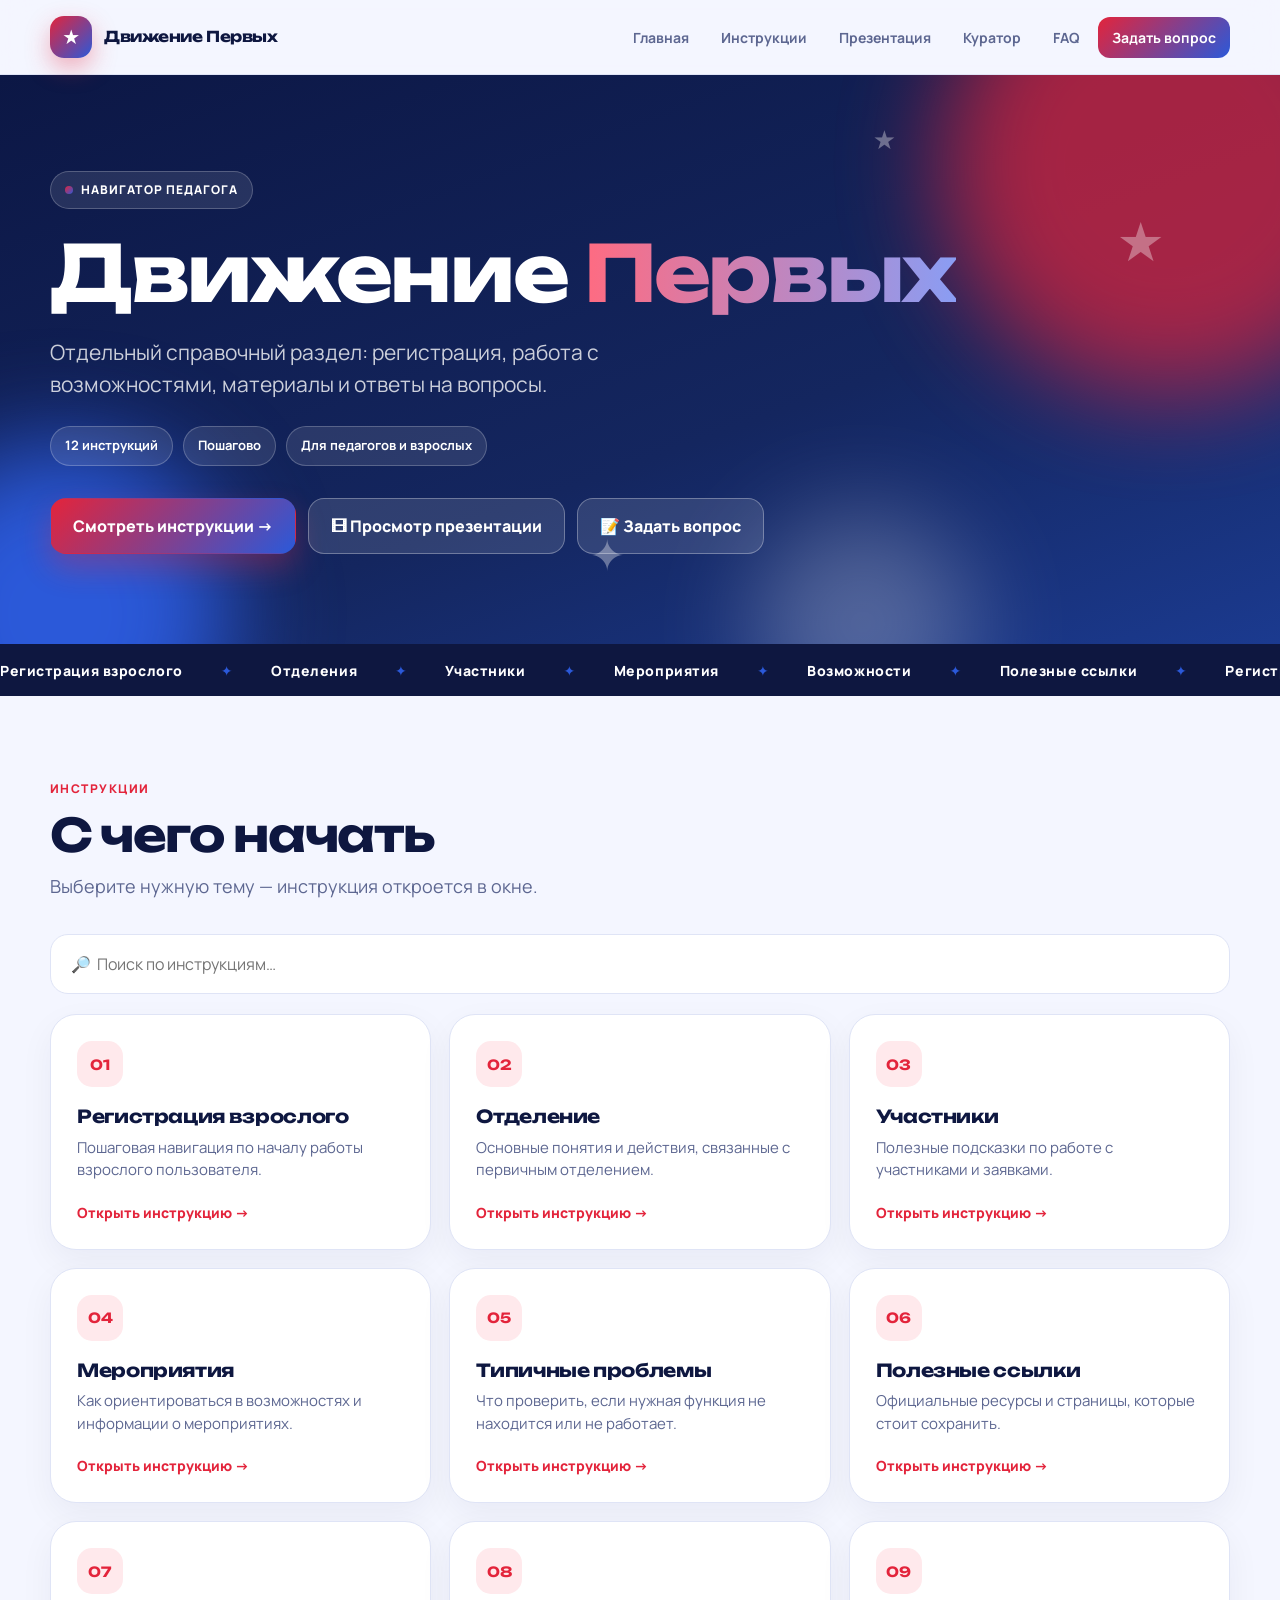
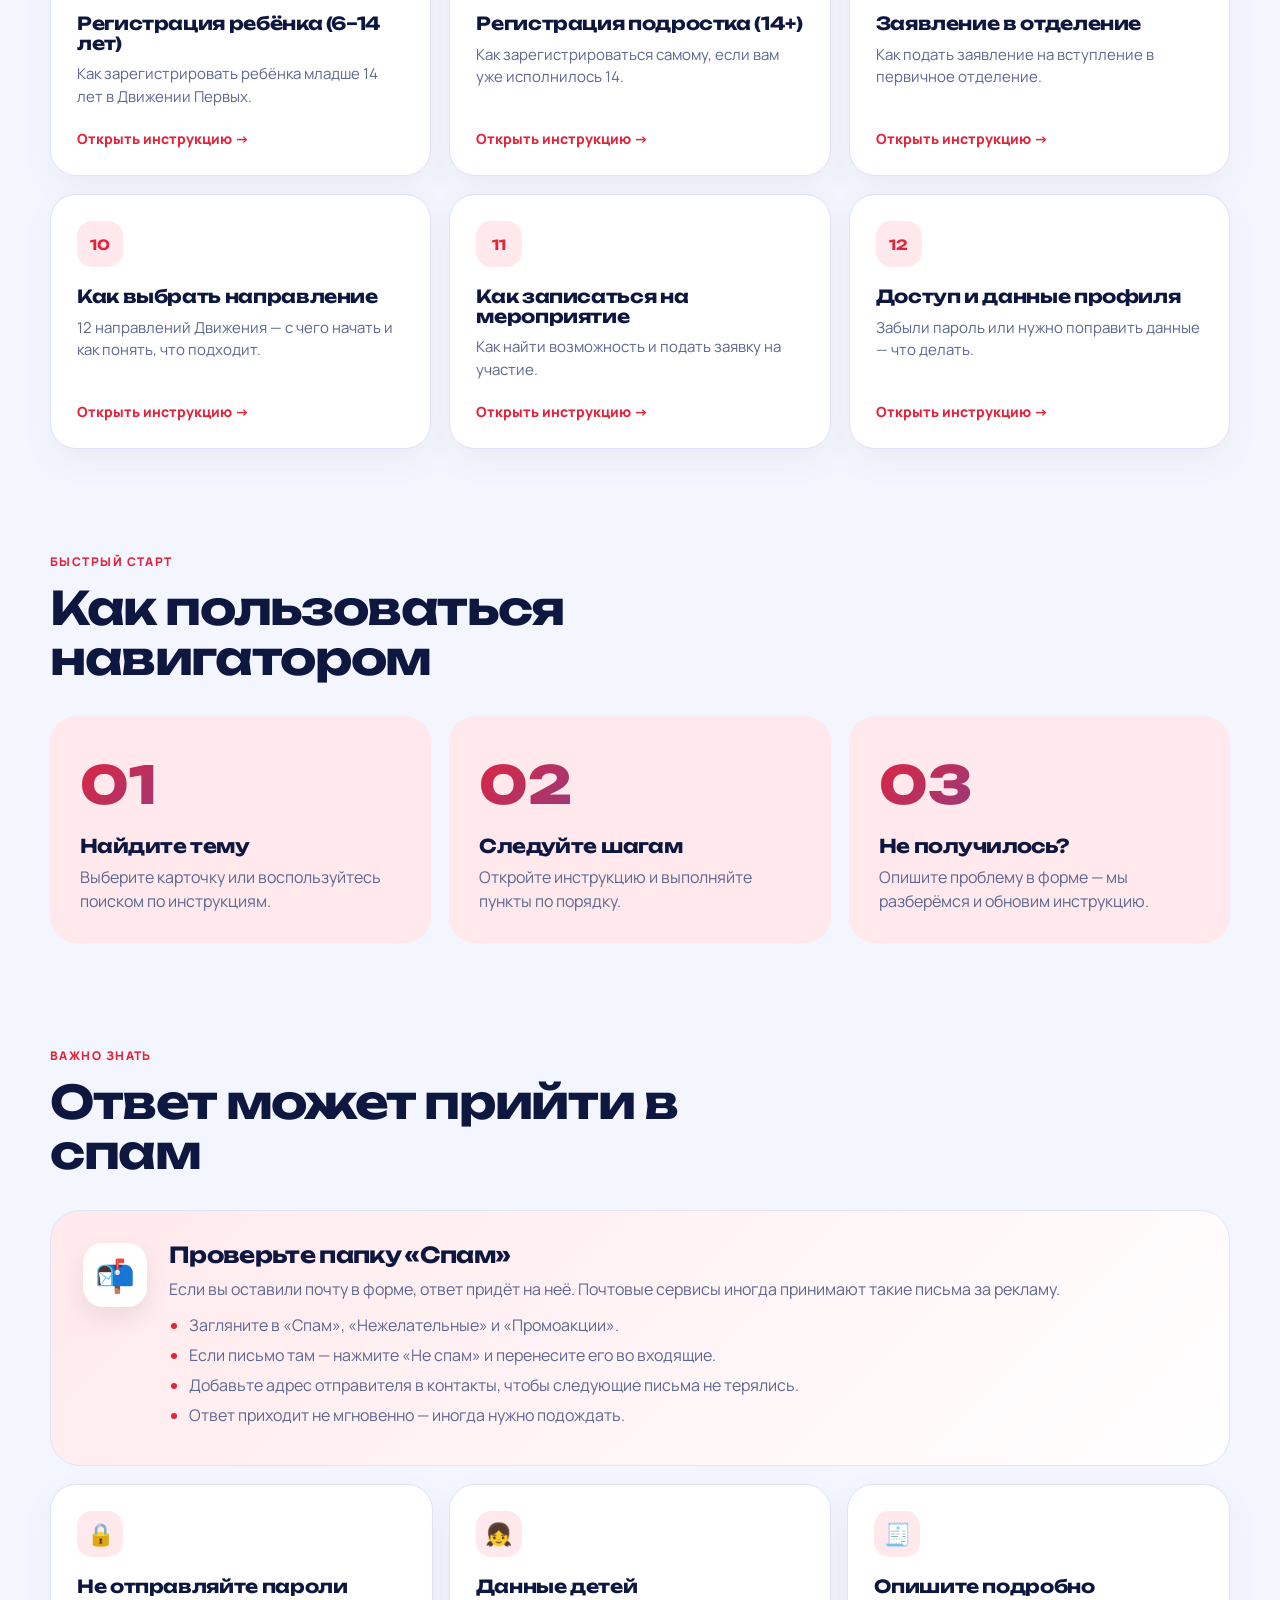
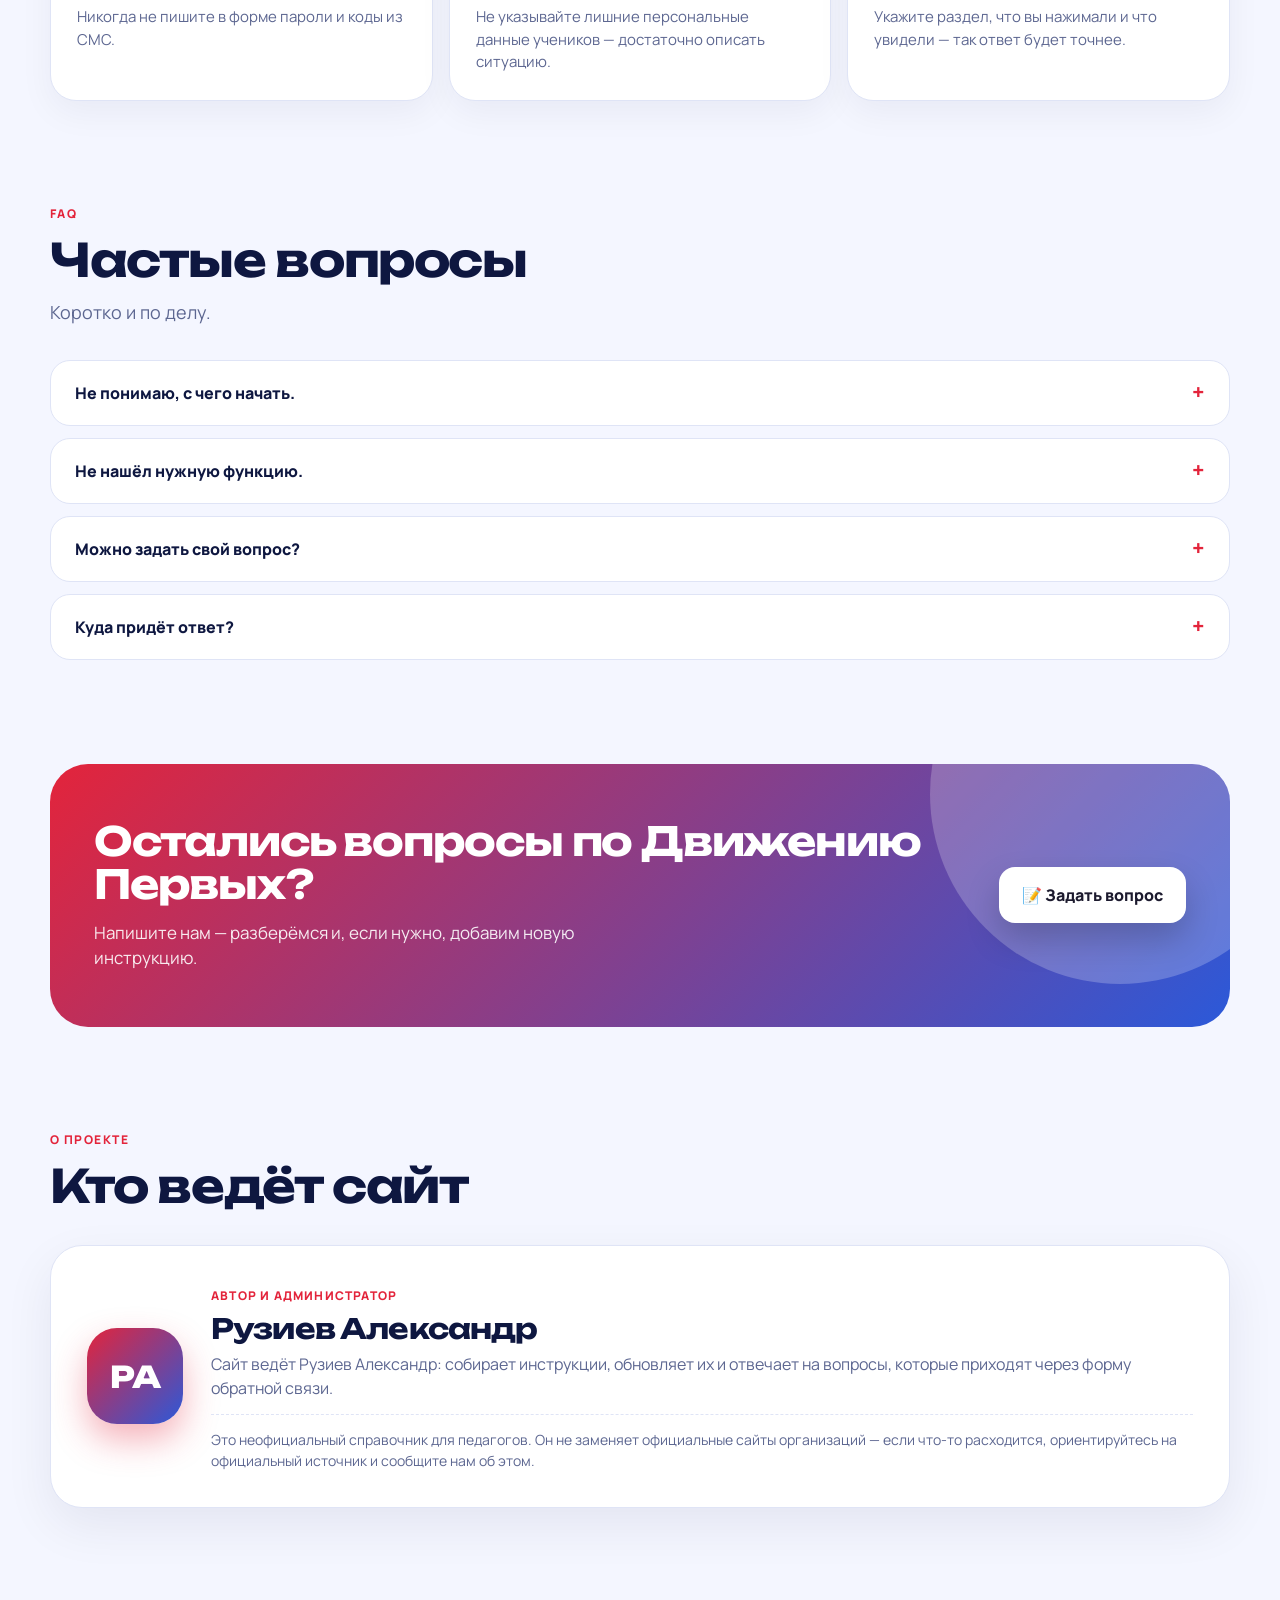
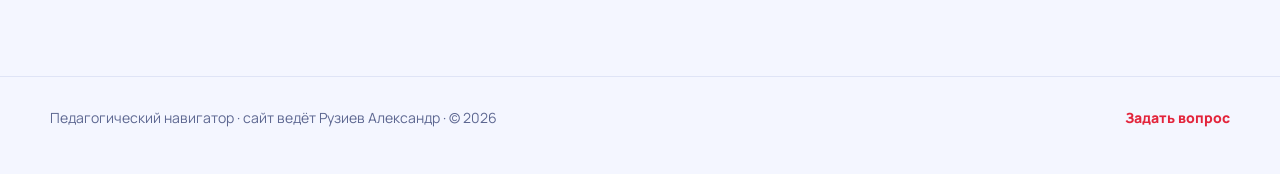
<file: pervye/index.html>
<!doctype html><html lang="ru"><head><meta charset="utf-8"><meta name="viewport" content="width=device-width,initial-scale=1"><meta name="description" content="Отдельный справочный раздел: регистрация, работа с возможностями, материалы и ответы на вопросы."><title>Движение Первых — Педагогический навигатор</title><link rel="preconnect" href="https://fonts.googleapis.com"><link rel="preconnect" href="https://fonts.gstatic.com" crossorigin><link href="https://fonts.googleapis.com/css2?family=Manrope:wght@400;600;700;800&family=Unbounded:wght@500;700;800&display=swap" rel="stylesheet"><link rel="stylesheet" href="../assets/style.css"></head><body class="theme-per"><header class="topbar"><div class="container nav"><a class="brand" href="../"><span class="brandmark">★</span><span>Движение Первых</span></a><nav class="navlinks"><a href="../">Главная</a><a href="#instructions">Инструкции</a><a href="../presentation/">Презентация</a><a href="../kurator/">Куратор</a><a href="#faq">FAQ</a><a class="cta" href="https://docs.google.com/forms/d/e/1FAIpQLScjpH6-99fADP17gzk8YCZTK8gjjQ48LbidWgB1qYzVU0Q72A/viewform?usp=publish-editor" target="_blank" rel="noopener">Задать вопрос</a></nav><button class="menu" aria-label="Меню">☰</button></div></header><main><section class="hero"><div class="orb a"></div><div class="orb b"></div><div class="orb c"></div><span class="deco" style="right:9%;top:22%;font-size:54px">★</span><span class="deco" style="left:46%;bottom:10%;animation-delay:-3s">✦</span><span class="deco" style="right:30%;top:8%;font-size:26px;animation-delay:-6s">★</span><div class="container"><span class="eyebrow">Навигатор педагога</span><h1>Движение <span class="grad-text">Первых</span></h1><p>Отдельный справочный раздел: регистрация, работа с возможностями, материалы и ответы на вопросы.</p><div class="chips"><span class="chip">12 инструкций</span><span class="chip">Пошагово</span><span class="chip">Для педагогов и взрослых</span></div><div class="actions"><a class="btn btn-primary" href="#instructions">Смотреть инструкции →</a><a class="btn btn-secondary" href="../presentation/">🎞 Просмотр презентации</a><a class="btn btn-secondary" href="https://docs.google.com/forms/d/e/1FAIpQLScjpH6-99fADP17gzk8YCZTK8gjjQ48LbidWgB1qYzVU0Q72A/viewform?usp=publish-editor" target="_blank" rel="noopener">📝 Задать вопрос</a></div></div></section><div class="ticker"><div class="track"><span>Регистрация взрослого</span><span>Отделения</span><span>Участники</span><span>Мероприятия</span><span>Возможности</span><span>Полезные ссылки</span><span>Регистрация взрослого</span><span>Отделения</span><span>Участники</span><span>Мероприятия</span><span>Возможности</span><span>Полезные ссылки</span></div></div><section class="section" id="instructions"><div class="container"><div class="section-head reveal"><span class="kicker">Инструкции</span><h2>С чего начать</h2><p>Выберите нужную тему — инструкция откроется в окне.</p></div><input class="searchbox" data-search placeholder="🔎  Поиск по инструкциям…"><div class="grid"><article class="card reveal" style="--d:0" data-card data-open tabindex="0" role="button" aria-haspopup="dialog"><div class="num">01</div><h3>Регистрация взрослого</h3><p>Пошаговая навигация по началу работы взрослого пользователя.</p><span class="card-more">Открыть инструкцию <i>→</i></span><div class="instr" hidden><p>Первый шаг — создать профиль взрослого пользователя (педагога-наставника).</p><ol><li>Откройте официальный сайт Движения Первых: <a href="https://будьвдвижении.рф" target="_blank" rel="noopener">будьвдвижении.рф</a>.</li><li>Выберите регистрацию взрослого пользователя.</li><li>Заполните обязательные поля (они отмечены *). Пишите данные так же, как в документах.</li><li>Подтвердите почту или телефон, если система попросит.</li><li>Войдите в личный кабинет и проверьте, что профиль сохранился.</li></ol><p class="tip">💡 Названия кнопок на сайте могут меняться — ориентируйтесь на смысл шага.</p></div></article>
<article class="card reveal" style="--d:1" data-card data-open tabindex="0" role="button" aria-haspopup="dialog"><div class="num">02</div><h3>Отделение</h3><p>Основные понятия и действия, связанные с первичным отделением.</p><span class="card-more">Открыть инструкцию <i>→</i></span><div class="instr" hidden><p>Первичное отделение — это объединение участников Движения в вашей школе или организации.</p><ol><li>Узнайте, есть ли отделение в вашей школе, и кто его руководитель.</li><li>Если отделение есть — обратитесь к руководителю и уточните, как присоединиться.</li><li>Если отделения нет — обсудите его создание с администрацией школы.</li><li>После создания или вступления проверьте, что отделение отображается в вашем кабинете.</li></ol></div></article>
<article class="card reveal" style="--d:2" data-card data-open tabindex="0" role="button" aria-haspopup="dialog"><div class="num">03</div><h3>Участники</h3><p>Полезные подсказки по работе с участниками и заявками.</p><span class="card-more">Открыть инструкцию <i>→</i></span><div class="instr" hidden><p>Здесь собраны базовые действия при работе с ребятами и заявками.</p><ol><li>Откройте список участников вашего отделения.</li><li>Проверьте, что данные каждого участника заполнены корректно.</li><li>Рассмотрите новые заявки: подтвердите или отклоните их.</li><li>Напомните ребятам и родителям, какие данные нужно указать в анкете.</li></ol><p class="tip">💡 Если участник не видит нужную функцию — сначала проверьте, что его заявка подтверждена.</p></div></article>
<article class="card reveal" style="--d:0" data-card data-open tabindex="0" role="button" aria-haspopup="dialog"><div class="num">04</div><h3>Мероприятия</h3><p>Как ориентироваться в возможностях и информации о мероприятиях.</p><span class="card-more">Открыть инструкцию <i>→</i></span><div class="instr" hidden><p>Мероприятия и конкурсы обычно собраны в разделе «Возможности».</p><ol><li>Откройте раздел с возможностями и мероприятиями.</li><li>Выберите нужную возможность и внимательно прочитайте условия участия.</li><li>Обратите внимание на сроки и возраст участников.</li><li>Подайте заявку сами или помогите это сделать участникам.</li></ol></div></article>
<article class="card reveal" style="--d:1" data-card data-open tabindex="0" role="button" aria-haspopup="dialog"><div class="num">05</div><h3>Типичные проблемы</h3><p>Что проверить, если нужная функция не находится или не работает.</p><span class="card-more">Открыть инструкцию <i>→</i></span><div class="instr" hidden><p>Пройдитесь по списку сверху вниз — чаще всего проблема находится в первых трёх пунктах.</p><ol><li>Обновите страницу или откройте сайт в другом браузере.</li><li>Проверьте, что вы вошли под своей учётной записью и с нужной ролью (педагог / взрослый).</li><li>Убедитесь, что все обязательные поля заполнены — они отмечены звёздочкой *.</li><li>Проверьте сроки: возможность или приём заявок может быть уже закрыт.</li><li>Если ничего не помогло — опишите проблему через форму «Задать вопрос».</li></ol><p class="tip">💡 В вопросе укажите ФИО, раздел и что именно вы нажимали — так ответ придёт быстрее.</p></div></article>
<article class="card reveal" style="--d:2" data-card data-open tabindex="0" role="button" aria-haspopup="dialog"><div class="num">06</div><h3>Полезные ссылки</h3><p>Официальные ресурсы и страницы, которые стоит сохранить.</p><span class="card-more">Открыть инструкцию <i>→</i></span><div class="instr" hidden><p>Сохраните эти ссылки в закладки:</p><ul><li><a href="https://будьвдвижении.рф" target="_blank" rel="noopener">Официальный сайт Движения Первых</a></li><li><a href="https://docs.google.com/forms/d/e/1FAIpQLScjpH6-99fADP17gzk8YCZTK8gjjQ48LbidWgB1qYzVU0Q72A/viewform?usp=publish-editor" target="_blank" rel="noopener">Форма «Задать вопрос»</a></li></ul><p class="tip">💡 Если ссылка не открывается — сообщите нам через форму, мы обновим её.</p></div></article>
<article class="card reveal" style="--d:0" data-card data-open tabindex="0" role="button" aria-haspopup="dialog"><div class="num">07</div><h3>Регистрация ребёнка (6–14 лет)</h3><p>Как зарегистрировать ребёнка младше 14 лет в Движении Первых.</p><span class="card-more">Открыть инструкцию <i>→</i></span><div class="instr" hidden><p>Ребёнку до 14 лет регистрироваться удобнее вместе с родителем или педагогом.</p><ol><li>Подготовьте данные ребёнка: ФИО, дата рождения, школа, класс, а также данные родителя (законного представителя).</li><li>Откройте официальный сайт <a href="https://будьвдвижении.рф" target="_blank" rel="noopener">будьвдвижении.рф</a> и выберите регистрацию участника.</li><li>Заполните данные. Обязательные поля отмечены *, без них система не даст продолжить.</li><li>Подтвердите согласие родителя на участие и обработку данных — так требует система.</li><li>Проверьте профиль ребёнка и сохраните данные.</li></ol><p class="tip">💡 Для детей 6–14 лет у Движения есть отдельная официальная инструкция. Порядок может обновляться — сверяйтесь с ней.</p></div></article>
<article class="card reveal" style="--d:1" data-card data-open tabindex="0" role="button" aria-haspopup="dialog"><div class="num">08</div><h3>Регистрация подростка (14+)</h3><p>Как зарегистрироваться самому, если вам уже исполнилось 14.</p><span class="card-more">Открыть инструкцию <i>→</i></span><div class="instr" hidden><p>Подростки от 14 лет обычно могут пройти регистрацию сами.</p><ol><li>Подготовьте свои данные: ФИО, дату рождения, школу и класс.</li><li>Откройте официальный сайт Движения Первых и выберите регистрацию.</li><li>Заполните обязательные поля и подтвердите почту или телефон.</li><li>Войдите в личный кабинет и проверьте профиль.</li><li>Подайте заявление на вступление в отделение (см. следующую инструкцию).</li></ol></div></article>
<article class="card reveal" style="--d:2" data-card data-open tabindex="0" role="button" aria-haspopup="dialog"><div class="num">09</div><h3>Заявление в отделение</h3><p>Как подать заявление на вступление в первичное отделение.</p><span class="card-more">Открыть инструкцию <i>→</i></span><div class="instr" hidden><p>После регистрации нужно вступить в отделение вашей школы или организации.</p><ol><li>Узнайте название отделения у педагога-куратора или руководителя отделения.</li><li>В личном кабинете откройте раздел «Заявления».</li><li>Выберите нужное отделение и отправьте заявление.</li><li>Дождитесь подтверждения — его даёт руководитель отделения.</li><li>Убедитесь, что отделение появилось в профиле.</li></ol><p class="tip">💡 Если заявление долго не подтверждают, напомните руководителю отделения — иногда они просто не видят новые заявки.</p></div></article>
<article class="card reveal" style="--d:0" data-card data-open tabindex="0" role="button" aria-haspopup="dialog"><div class="num">10</div><h3>Как выбрать направление</h3><p>12 направлений Движения — с чего начать и как понять, что подходит.</p><span class="card-more">Открыть инструкцию <i>→</i></span><div class="instr" hidden><p>В Движении 12 направлений: от науки и спорта до медиа и туризма.</p><ol><li>Посмотрите <a href="../presentation/">презентацию про 12 направлений</a>.</li><li>Вспомните, чем ребёнок увлекается в свободное время.</li><li>Выберите 1–2 направления и присмотритесь к их мероприятиям.</li><li>Попробуйте, а если не подошло — смело переходите к другому.</li></ol></div></article>
<article class="card reveal" style="--d:1" data-card data-open tabindex="0" role="button" aria-haspopup="dialog"><div class="num">11</div><h3>Как записаться на мероприятие</h3><p>Как найти возможность и подать заявку на участие.</p><span class="card-more">Открыть инструкцию <i>→</i></span><div class="instr" hidden><p>Мероприятия, конкурсы и проекты собраны в разделе возможностей.</p><ol><li>Откройте раздел с возможностями и выберите нужное направление.</li><li>Прочитайте условия: возраст, сроки, формат участия.</li><li>Подайте заявку и заполните обязательные поля.</li><li>Следите за статусом заявки в личном кабинете.</li><li>Если нужна помощь взрослого — обратитесь к куратору отделения.</li></ol></div></article>
<article class="card reveal" style="--d:2" data-card data-open tabindex="0" role="button" aria-haspopup="dialog"><div class="num">12</div><h3>Доступ и данные профиля</h3><p>Забыли пароль или нужно поправить данные — что делать.</p><span class="card-more">Открыть инструкцию <i>→</i></span><div class="instr" hidden><p>Такие вопросы решаются за пару минут.</p><ol><li>На странице входа найдите ссылку восстановления доступа и следуйте подсказкам.</li><li>Проверьте почту, включая папку «Спам» — письмо могло попасть туда.</li><li>Чтобы изменить данные, откройте профиль в личном кабинете и отредактируйте нужные поля.</li><li>Если не получилось — опишите проблему в форме «Задать вопрос».</li></ol><p class="tip">💡 Никому не сообщайте пароли и коды из сообщений.</p></div></article></div></div></section><section class="section" id="steps"><div class="container"><div class="section-head reveal"><span class="kicker">Быстрый старт</span><h2>Как пользоваться навигатором</h2></div><div class="steps"><div class="step reveal"><h3>Найдите тему</h3><p>Выберите карточку или воспользуйтесь поиском по инструкциям.</p></div><div class="step reveal" style="--d:1"><h3>Следуйте шагам</h3><p>Откройте инструкцию и выполняйте пункты по порядку.</p></div><div class="step reveal" style="--d:2"><h3>Не получилось?</h3><p>Опишите проблему в форме — мы разберёмся и обновим инструкцию.</p></div></div></div></section><section class="section" id="important"><div class="container"><div class="section-head reveal"><span class="kicker">Важно знать</span><h2>Ответ может прийти в спам</h2></div><div class="notice reveal"><div class="ico">📬</div><div><h3>Проверьте папку «Спам»</h3><p>Если вы оставили почту в форме, ответ придёт на неё. Почтовые сервисы иногда принимают такие письма за рекламу.</p><ul><li>Загляните в «Спам», «Нежелательные» и «Промоакции».</li><li>Если письмо там — нажмите «Не спам» и перенесите его во входящие.</li><li>Добавьте адрес отправителя в контакты, чтобы следующие письма не терялись.</li><li>Ответ приходит не мгновенно — иногда нужно подождать.</li></ul></div></div><div class="tips"><div class="feature reveal" style="--d:1"><div class="ico">🔒</div><h3>Не отправляйте пароли</h3><p>Никогда не пишите в форме пароли и коды из СМС.</p></div><div class="feature reveal" style="--d:2"><div class="ico">👧</div><h3>Данные детей</h3><p>Не указывайте лишние персональные данные учеников — достаточно описать ситуацию.</p></div><div class="feature reveal" style="--d:3"><div class="ico">🧾</div><h3>Опишите подробно</h3><p>Укажите раздел, что вы нажимали и что увидели — так ответ будет точнее.</p></div></div></div></section><section class="section" id="faq"><div class="container"><div class="section-head reveal"><span class="kicker">FAQ</span><h2>Частые вопросы</h2><p>Коротко и по делу.</p></div><div class="faq"><details class="reveal" style="--d:0"><summary>Не понимаю, с чего начать.</summary><p>Начните с инструкции «Регистрация взрослого», затем переходите к нужной функции.</p></details><details class="reveal" style="--d:1"><summary>Не нашёл нужную функцию.</summary><p>Проверьте поиск по инструкциям. Если ответа нет, отправьте вопрос через форму.</p></details><details class="reveal" style="--d:2"><summary>Можно задать свой вопрос?</summary><p>Да. Нажмите «Задать вопрос», укажите ФИО, раздел и подробно опишите проблему.</p></details><details class="reveal" style="--d:3"><summary>Куда придёт ответ?</summary><p>На почту, которую вы указали в форме. Если письма нет — проверьте папку «Спам».</p></details></div></div></section><section class="section"><div class="container"><div class="cta-band reveal"><div><h2>Остались вопросы по Движению Первых?</h2><p>Напишите нам — разберёмся и, если нужно, добавим новую инструкцию.</p></div><a class="btn" href="https://docs.google.com/forms/d/e/1FAIpQLScjpH6-99fADP17gzk8YCZTK8gjjQ48LbidWgB1qYzVU0Q72A/viewform?usp=publish-editor" target="_blank" rel="noopener">📝 Задать вопрос</a></div></div></section><section class="section" id="about"><div class="container"><div class="section-head reveal"><span class="kicker">О проекте</span><h2>Кто ведёт сайт</h2></div><div class="about reveal"><div class="avatar">РА</div><div><small>Автор и администратор</small><h3>Рузиев Александр</h3><p>Сайт ведёт Рузиев Александр: собирает инструкции, обновляет их и отвечает на вопросы, которые приходят через форму обратной связи.</p><p class="disc">Это неофициальный справочник для педагогов. Он не заменяет официальные сайты организаций — если что-то расходится, ориентируйтесь на официальный источник и сообщите нам об этом.</p></div></div></div></section></main><footer class="footer"><div class="container footerrow"><span>Педагогический навигатор · сайт ведёт Рузиев Александр · © 2026</span><a href="https://docs.google.com/forms/d/e/1FAIpQLScjpH6-99fADP17gzk8YCZTK8gjjQ48LbidWgB1qYzVU0Q72A/viewform?usp=publish-editor" target="_blank" rel="noopener">Задать вопрос</a></div></footer><script src="../assets/app.js"></script></body></html>
</file>
<file: assets/style.css>
/* Педагогический навигатор — единая система, у каждого раздела своя тема (body.theme-home / theme-orl / theme-per) */
:root{--r:26px;--ease:cubic-bezier(.2,.8,.2,1);--font:"Manrope",ui-sans-serif,system-ui,-apple-system,"Segoe UI",sans-serif;--display:"Unbounded","Manrope",ui-sans-serif,system-ui,sans-serif}
body.theme-home{--bg:#fbf8f4;--ink:#1c1a2e;--muted:#6b6880;--accent:#e8551f;--accent2:#2d4fd6;--soft:#fff0e6;--line:#ece6df;--grad:linear-gradient(135deg,#f5a623,#e8391f 55%,#c8203f);--tgrad:linear-gradient(90deg,#e8551f,#f5a623,#c8203f,#e8551f);--on:#fff}
body.theme-orl{--bg:#fffaf0;--ink:#2b1d08;--muted:#7a6448;--accent:#e9840c;--accent2:#f5b820;--soft:#fff0cc;--line:#f1e2c0;--grad:linear-gradient(135deg,#ffcf3a,#f0850f);--tgrad:linear-gradient(90deg,#d96a00,#f0a000,#d96a00);--on:#2b1d08}
body.theme-per{--bg:#f4f6ff;--ink:#0e1740;--muted:#5d6791;--accent:#e3243b;--accent2:#2b59d9;--soft:#ffe9ec;--line:#dfe4f6;--grad:linear-gradient(135deg,#e3243b,#2b59d9);--tgrad:linear-gradient(90deg,#ff6b81,#7ea2ff,#ff6b81);--on:#fff}
*{box-sizing:border-box}html{scroll-behavior:smooth;scroll-padding-top:84px}
body{margin:0;font-family:var(--font);color:var(--ink);background:var(--bg);-webkit-font-smoothing:antialiased;line-height:1.5;overflow-x:hidden}
a{color:inherit}button,input{font:inherit}.container{width:min(1180px,calc(100% - 40px));margin:auto}.hidden{display:none!important}
h1,h2,h3{font-family:var(--display);font-weight:700;letter-spacing:-.03em;line-height:1.08;margin:0}
.progress{position:fixed;top:0;left:0;height:3px;width:0;background:var(--grad);z-index:200}

/* шапка */
.topbar{position:sticky;top:0;z-index:50;background:color-mix(in srgb,var(--bg) 82%,transparent);backdrop-filter:blur(18px);border-bottom:1px solid var(--line)}
.nav{height:74px;display:flex;align-items:center;justify-content:space-between;gap:20px}
.brand{display:flex;align-items:center;gap:12px;text-decoration:none;font-family:var(--display);font-weight:700;font-size:15px;letter-spacing:-.03em}
.brandmark{width:42px;height:42px;border-radius:14px;display:grid;place-items:center;color:var(--on);font-size:20px;background:var(--grad);box-shadow:0 10px 24px color-mix(in srgb,var(--accent) 35%,transparent);transition:.4s var(--ease)}
.brand:hover .brandmark{transform:rotate(-12deg) scale(1.08)}
.navlinks{display:flex;align-items:center;gap:4px}.navlinks a{padding:10px 14px;border-radius:12px;text-decoration:none;color:var(--muted);font-weight:700;font-size:14px;transition:.2s}
.navlinks a:hover{background:var(--soft);color:var(--ink)}.navlinks a.cta{background:var(--grad);color:var(--on)}.navlinks a.cta:hover{filter:brightness(1.06)}
.menu{display:none;border:0;background:var(--soft);width:44px;height:44px;border-radius:13px;cursor:pointer;color:var(--ink)}

/* hero */
.hero{position:relative;overflow:hidden;padding:96px 0 90px;isolation:isolate}
.orb{position:absolute;border-radius:50%;filter:blur(50px);z-index:-1;animation:float 14s ease-in-out infinite}
.orb.a{width:460px;height:460px;right:-120px;top:-140px}.orb.b{width:340px;height:340px;left:-110px;bottom:-140px;animation-delay:-5s}.orb.c{width:220px;height:220px;right:24%;bottom:-90px;animation-delay:-9s}
.deco{position:absolute;z-index:-1;font-size:44px;opacity:.55;animation:float 9s ease-in-out infinite;user-select:none}
.eyebrow{display:inline-flex;align-items:center;gap:8px;padding:9px 14px;border:1px solid var(--line);border-radius:999px;background:color-mix(in srgb,#fff 70%,transparent);font-weight:800;font-size:12px;letter-spacing:.09em;text-transform:uppercase}
.eyebrow:before{content:"";width:8px;height:8px;border-radius:50%;background:var(--grad);animation:pulse 2s infinite}
.hero h1{font-size:clamp(34px,6.4vw,78px);max-width:980px;margin:22px 0}
.grad-text{background:var(--tgrad);background-size:220% 100%;-webkit-background-clip:text;background-clip:text;color:transparent;animation:shine 6s linear infinite}
.hero>.container>p{font-size:clamp(17px,2vw,21px);color:var(--muted);max-width:700px;margin:0}
.chips{display:flex;flex-wrap:wrap;gap:10px;margin-top:26px}.chip{padding:9px 14px;border-radius:999px;background:color-mix(in srgb,#fff 75%,transparent);border:1px solid var(--line);font-weight:700;font-size:13px}
.actions{display:flex;flex-wrap:wrap;gap:12px;margin-top:32px}
.btn{display:inline-flex;align-items:center;justify-content:center;gap:9px;padding:15px 22px;border-radius:16px;text-decoration:none;font-weight:800;border:1px solid transparent;cursor:pointer;transition:.3s var(--ease)}
.btn:hover{transform:translateY(-3px)}.btn-primary{background:var(--grad);color:var(--on);box-shadow:0 14px 30px color-mix(in srgb,var(--accent) 32%,transparent)}
.btn-secondary{background:#fff;border-color:var(--line);color:var(--ink)}
/* тема Орлят: тёплый, «галстучный» оранжево-жёлтый */
.theme-orl .hero{background:linear-gradient(160deg,#fff4cf,#ffd980 55%,#ffb54a)}
.theme-orl .orb.a{background:#fff}.theme-orl .orb.b{background:#ff9d2e}.theme-orl .orb.c{background:#ffe066}
/* тема Первых: цвета логотипа и мерча — красный, синий, белый */
.theme-per .hero{background:linear-gradient(160deg,#0c1745,#14265f 60%,#1b3a8f);color:#fff}
.theme-per .hero>.container>p{color:rgba(255,255,255,.78)}.theme-per .eyebrow,.theme-per .chip{background:rgba(255,255,255,.1);border-color:rgba(255,255,255,.22);color:#fff}
.theme-per .btn-secondary{background:rgba(255,255,255,.12);border-color:rgba(255,255,255,.3);color:#fff}
.theme-per .orb.a{background:#e3243b;opacity:.7}.theme-per .orb.b{background:#2b59d9}.theme-per .orb.c{background:#fff;opacity:.25}.theme-per .deco{opacity:.35;color:#fff}
.theme-home .hero{background:radial-gradient(900px 500px at 88% -10%,#ffe1c2,transparent 60%),radial-gradient(700px 420px at -5% 105%,#d9e2ff,transparent 60%)}
.theme-home .orb.a{background:#ffb16b;opacity:.5}.theme-home .orb.b{background:#8ea6ff;opacity:.45}.theme-home .orb.c{background:#ff7a8e;opacity:.3}

/* бегущая строка */
.ticker{overflow:hidden;background:var(--ink);color:#fff;padding:14px 0;white-space:nowrap}
.theme-orl .ticker{background:#2b1d08}.track{display:inline-flex;gap:38px;animation:marquee 32s linear infinite;font-weight:800;font-size:14px;letter-spacing:.04em}.track span:after{content:"✦";margin-left:38px;color:var(--accent2)}
.ticker:hover .track{animation-play-state:paused}

/* секции */
.section{padding:84px 0 20px}.section:last-of-type{padding-bottom:84px}
.section-head{margin-bottom:34px;max-width:720px}.section-head .kicker{display:block;font-weight:800;font-size:12px;letter-spacing:.12em;text-transform:uppercase;color:var(--accent);margin-bottom:12px}
.section-head h2{font-size:clamp(28px,4vw,46px)}.section-head p{color:var(--muted);margin:14px 0 0;font-size:18px}
.grid{display:grid;grid-template-columns:repeat(3,1fr);gap:18px}
.card,.feature,.portal,.step{position:relative;overflow:hidden}
.card:before,.feature:before,.portal:before{content:"";position:absolute;inset:0;background:radial-gradient(320px circle at var(--mx,50%) var(--my,0%),color-mix(in srgb,var(--accent) 16%,transparent),transparent 62%);opacity:0;transition:.3s;pointer-events:none}
.card:hover:before,.feature:hover:before,.portal:hover:before{opacity:1}
.card,.feature{background:#fff;border:1px solid var(--line);border-radius:var(--r);padding:26px;box-shadow:0 12px 34px rgba(20,20,50,.05);transition:transform .35s var(--ease),box-shadow .35s,border-color .3s}
.card:hover,.feature:hover{transform:translateY(-7px);box-shadow:0 26px 60px rgba(20,20,50,.13);border-color:color-mix(in srgb,var(--accent) 40%,var(--line))}
.num,.ico{width:46px;height:46px;border-radius:15px;display:grid;place-items:center;background:var(--soft);color:var(--accent);font-family:var(--display);font-weight:700;font-size:14px}.ico{font-size:22px}
.card h3,.feature h3{font-size:18px;margin:20px 0 10px;letter-spacing:-.02em}.card p,.feature p{color:var(--muted);margin:0;font-size:15px}
.card[data-open]{cursor:pointer;display:flex;flex-direction:column}.card[data-open]:focus-visible{outline:3px solid var(--accent);outline-offset:3px}
.card-more{margin-top:auto;padding-top:20px;font-weight:800;font-size:14px;color:var(--accent)}.card-more i{display:inline-block;font-style:normal;transition:.25s}.card:hover .card-more i{transform:translateX(6px)}
.instr{display:none}.searchbox{width:100%;padding:17px 20px;border:1px solid var(--line);border-radius:18px;background:#fff;outline:none;margin-bottom:20px;transition:.25s}.searchbox:focus{border-color:var(--accent);box-shadow:0 0 0 5px var(--soft)}

/* порталы на главной */
.portal-grid{display:grid;grid-template-columns:1fr 1fr;gap:20px;margin-top:40px}
.portal{display:flex;flex-direction:column;justify-content:space-between;gap:44px;min-height:310px;padding:36px;border-radius:34px;text-decoration:none;transition:transform .4s var(--ease),box-shadow .4s}
.portal:hover{transform:translateY(-8px) rotate(-.4deg);box-shadow:0 34px 70px rgba(20,20,50,.2)}
.portal.orl{background:linear-gradient(150deg,#fff2c4,#ffc44f 70%,#f59a1f);color:#2b1d08}.portal.per{background:linear-gradient(150deg,#12225e,#1f3fa0 65%,#e3243b 130%);color:#fff}
.portal .big{position:absolute;right:-10px;bottom:-30px;font-size:170px;opacity:.16;transition:.5s var(--ease);line-height:1}.portal:hover .big{transform:scale(1.15) rotate(-8deg);opacity:.26}
.portal .badge{display:grid;place-items:center;width:62px;height:62px;border-radius:20px;background:rgba(255,255,255,.75);font-size:32px;box-shadow:0 10px 22px rgba(0,0,0,.12)}
.portal h2{font-size:clamp(26px,3vw,36px);margin:24px 0 10px}.portal p{margin:0;max-width:380px;opacity:.85}.portal .arrow{font-weight:800;position:relative;transition:.3s}.portal:hover .arrow{transform:translateX(8px)}

/* шаги, лента изменений */
.steps{display:grid;grid-template-columns:repeat(3,1fr);gap:18px;counter-reset:s}
.step{padding:30px;border-radius:var(--r);background:var(--soft);counter-increment:s}.step:before{content:"0" counter(s);display:block;font-family:var(--display);font-size:52px;font-weight:800;background:var(--grad);-webkit-background-clip:text;background-clip:text;color:transparent;margin-bottom:12px}
.step h3{font-size:19px;margin-bottom:8px}.step p{margin:0;color:var(--muted)}
.timeline{position:relative;display:grid;gap:18px;padding-left:34px}.timeline:before{content:"";position:absolute;left:9px;top:8px;bottom:8px;width:2px;background:var(--grad);border-radius:2px}
.tl{position:relative;background:#fff;border:1px solid var(--line);border-radius:22px;padding:22px 24px;transition:.3s var(--ease)}.tl:hover{transform:translateX(6px)}
.tl:before{content:"";position:absolute;left:-33px;top:26px;width:16px;height:16px;border-radius:50%;background:#fff;border:4px solid var(--accent)}
.tl time{font-weight:800;font-size:12px;letter-spacing:.08em;text-transform:uppercase;color:var(--accent)}.tl h3{font-size:18px;margin:6px 0}.tl p{margin:0;color:var(--muted);font-size:15px}.tag{display:inline-block;margin-left:8px;padding:3px 9px;border-radius:99px;background:var(--soft);color:var(--accent);font-size:11px;font-weight:800;letter-spacing:.05em}

/* важно знать */
.notice{display:grid;grid-template-columns:auto 1fr;gap:22px;padding:32px;border-radius:30px;background:linear-gradient(135deg,var(--soft),#fff);border:1px solid var(--line)}
.notice .ico{width:64px;height:64px;font-size:32px;border-radius:20px;background:#fff;box-shadow:0 10px 24px rgba(0,0,0,.08)}.notice h3{font-size:22px;margin-bottom:10px}.notice p{margin:0 0 12px;color:var(--muted)}
.notice ul{margin:0;padding-left:20px;color:var(--muted)}.notice li{margin-bottom:6px}.notice li::marker{color:var(--accent)}
.tips{display:grid;grid-template-columns:repeat(3,1fr);gap:16px;margin-top:18px}

/* FAQ */
.faq{display:grid;gap:12px}.faq details{background:#fff;border:1px solid var(--line);border-radius:20px;padding:20px 24px;transition:.3s}.faq details[open]{border-color:color-mix(in srgb,var(--accent) 45%,var(--line));box-shadow:0 14px 34px rgba(20,20,50,.07)}
.faq summary{cursor:pointer;font-weight:800;list-style:none;display:flex;justify-content:space-between;gap:16px}.faq summary::-webkit-details-marker{display:none}.faq summary:after{content:"+";color:var(--accent);font-size:22px;line-height:1;transition:.3s}.faq details[open] summary:after{transform:rotate(45deg)}
.faq p{color:var(--muted);margin:14px 0 0;animation:drop .4s var(--ease)}

/* обратная связь и «о проекте» */
.cta-band{position:relative;overflow:hidden;padding:56px 44px;border-radius:38px;background:var(--grad);color:var(--on);display:grid;grid-template-columns:1.3fr auto;gap:30px;align-items:center;isolation:isolate}
.cta-band:before{content:"";position:absolute;width:380px;height:380px;border-radius:50%;background:rgba(255,255,255,.22);right:-80px;top:-160px;z-index:-1;animation:float 10s ease-in-out infinite}
.cta-band h2{font-size:clamp(26px,3.6vw,40px)}.cta-band p{margin:14px 0 0;max-width:560px;opacity:.9;font-size:17px}.cta-band .btn{background:#fff;color:#1c1a2e;box-shadow:0 16px 34px rgba(0,0,0,.2)}
.about{display:grid;grid-template-columns:auto 1fr;gap:28px;align-items:center;padding:36px;border-radius:32px;background:#fff;border:1px solid var(--line);box-shadow:0 18px 50px rgba(20,20,50,.07)}
.avatar{width:96px;height:96px;border-radius:30px;display:grid;place-items:center;background:var(--grad);color:var(--on);font-family:var(--display);font-weight:800;font-size:30px;box-shadow:0 16px 34px color-mix(in srgb,var(--accent) 35%,transparent);animation:float 7s ease-in-out infinite}
.about small{font-weight:800;letter-spacing:.1em;text-transform:uppercase;font-size:12px;color:var(--accent)}.about h3{font-size:28px;margin:8px 0}.about p{margin:0;color:var(--muted)}.about .disc{margin-top:14px;font-size:14px;padding-top:14px;border-top:1px dashed var(--line)}
.footer{margin-top:84px;border-top:1px solid var(--line);padding:30px 0 46px;color:var(--muted);font-size:14px}.footerrow{display:flex;justify-content:space-between;gap:16px;flex-wrap:wrap}.footer a{font-weight:800;text-decoration:none;color:var(--accent)}

/* окно с инструкцией */
.modal{position:fixed;inset:0;z-index:100;display:grid;place-items:center;padding:20px;background:rgba(14,20,50,.5);backdrop-filter:blur(7px);opacity:0;visibility:hidden;transition:opacity .25s,visibility .25s}.modal.show{opacity:1;visibility:visible}
.modal-box{position:relative;width:min(660px,100%);max-height:88vh;overflow:auto;background:#fff;border-radius:30px;padding:36px;box-shadow:0 40px 90px rgba(14,20,50,.35);transform:translateY(24px) scale(.97);transition:transform .4s var(--ease);outline:none}.modal.show .modal-box{transform:none}
.modal-box h2{font-size:26px;margin:18px 46px 14px 0}.modal-close{position:absolute;top:20px;right:20px;width:42px;height:42px;border:0;border-radius:13px;background:var(--soft);cursor:pointer;color:var(--ink);transition:.25s}.modal-close:hover{transform:rotate(90deg)}
.modal-body{color:var(--muted);line-height:1.65}.modal-body p{margin:0 0 14px}.modal-body ol,.modal-body ul{margin:0 0 16px;padding-left:22px}.modal-body li{margin-bottom:10px;padding-left:4px}.modal-body ol li::marker{color:var(--accent);font-weight:800}
.modal-body a{color:var(--accent);font-weight:700}.modal-body .tip{padding:15px 18px;border-radius:16px;background:var(--soft);color:var(--ink);font-size:14px}

/* анимации */
.js .reveal{opacity:0;transform:translateY(28px);transition:opacity .8s var(--ease),transform .8s var(--ease);transition-delay:calc(var(--d,0)*90ms)}.js .reveal.in{opacity:1;transform:none}
@keyframes float{50%{transform:translate(0,-26px) rotate(6deg)}}@keyframes shine{to{background-position:220% 0}}@keyframes marquee{to{transform:translateX(-50%)}}
@keyframes pulse{50%{box-shadow:0 0 0 7px transparent;transform:scale(1.2)}}@keyframes drop{from{opacity:0;transform:translateY(-8px)}}
@media(prefers-reduced-motion:reduce){*{animation:none!important;transition:none!important}.js .reveal{opacity:1;transform:none}}

@media(max-width:900px){.navlinks{display:none}.menu{display:block}.navlinks.open{display:flex;flex-direction:column;align-items:stretch;position:absolute;top:100%;left:0;right:0;padding:12px 20px 18px;background:var(--bg);border-bottom:1px solid var(--line);box-shadow:0 20px 30px rgba(20,20,50,.1)}.navlinks.open a{padding:14px}
.grid,.steps,.tips{grid-template-columns:1fr 1fr}.portal-grid,.cta-band{grid-template-columns:1fr}.hero{padding:68px 0 64px}}
@media(max-width:600px){.container{width:min(100% - 26px,1180px)}.grid,.steps,.tips{grid-template-columns:1fr}.portal{min-height:250px;padding:28px}.notice{grid-template-columns:1fr;padding:24px}.about{grid-template-columns:1fr;padding:26px}.cta-band{padding:36px 26px}.section{padding-top:64px}.modal{align-items:end;padding:10px}.modal-box{padding:26px 22px}.nav{height:66px}.brand{font-size:13px}}
</file>
